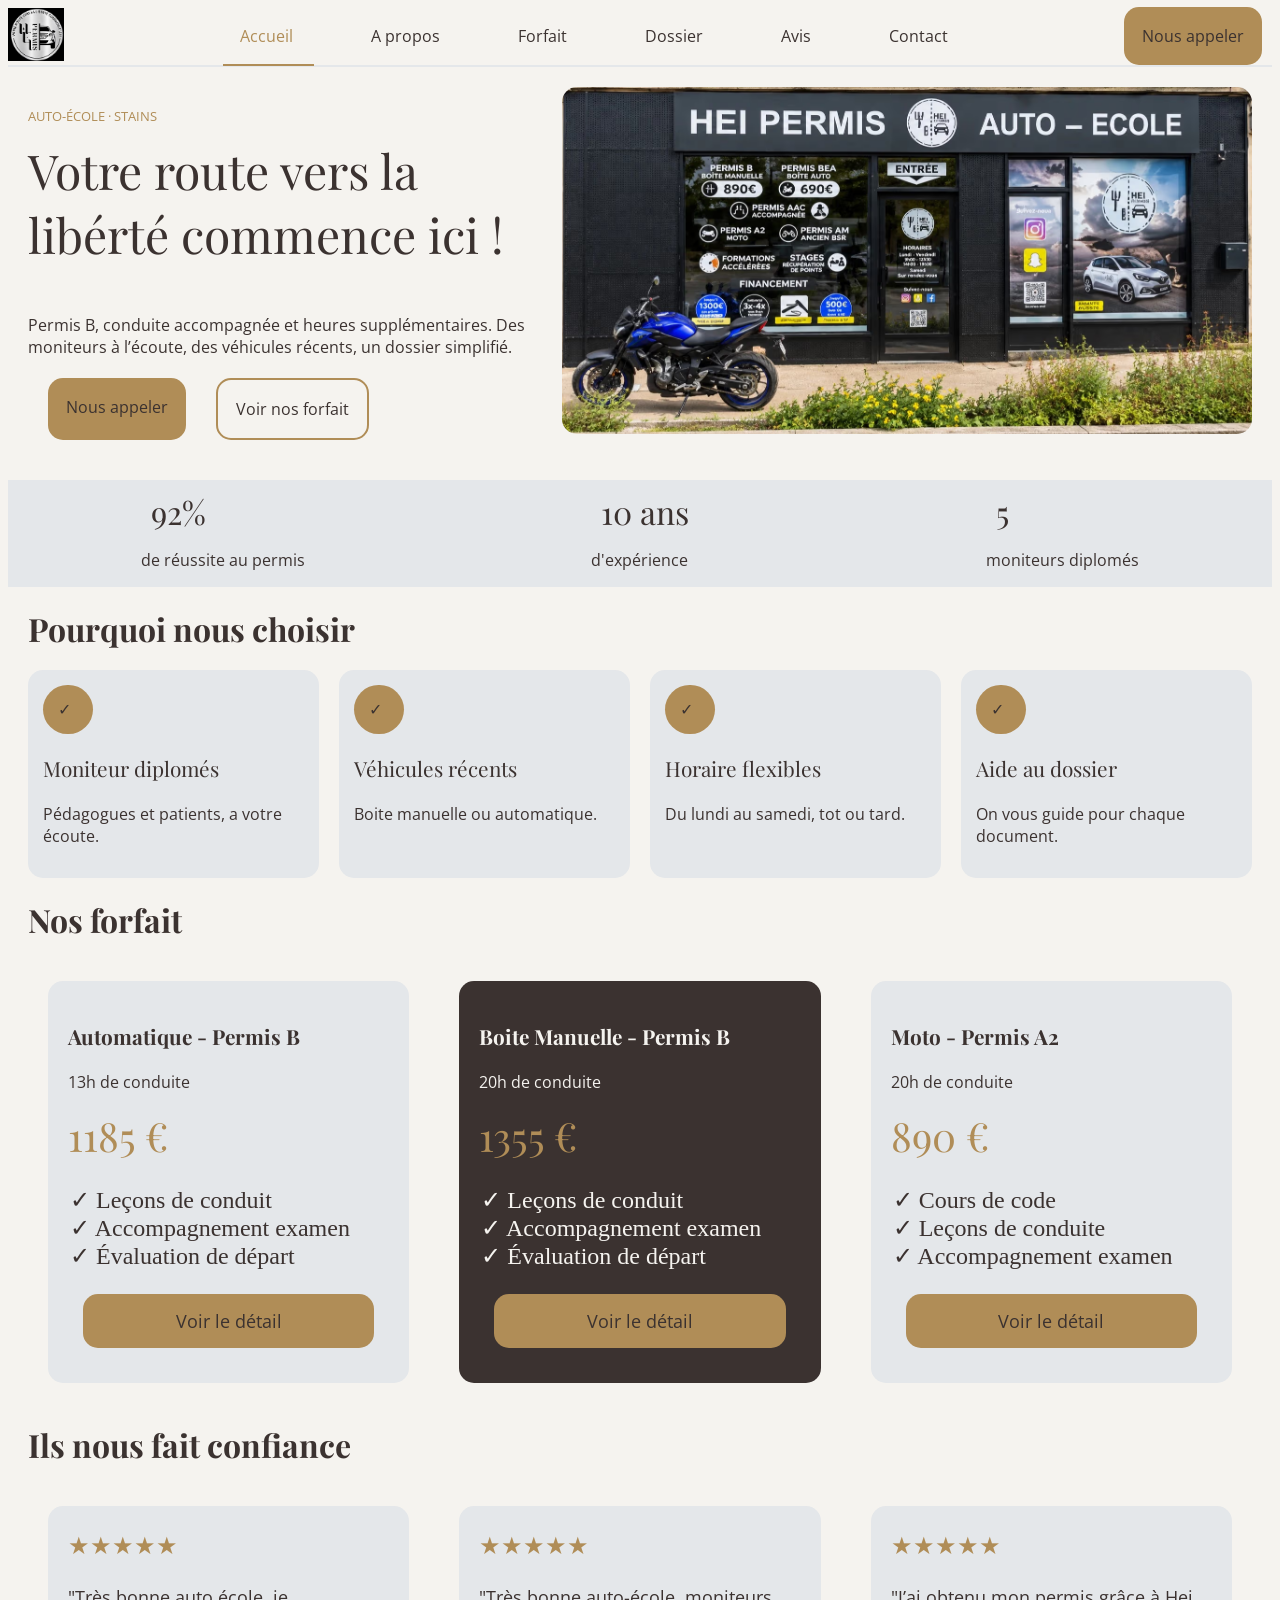
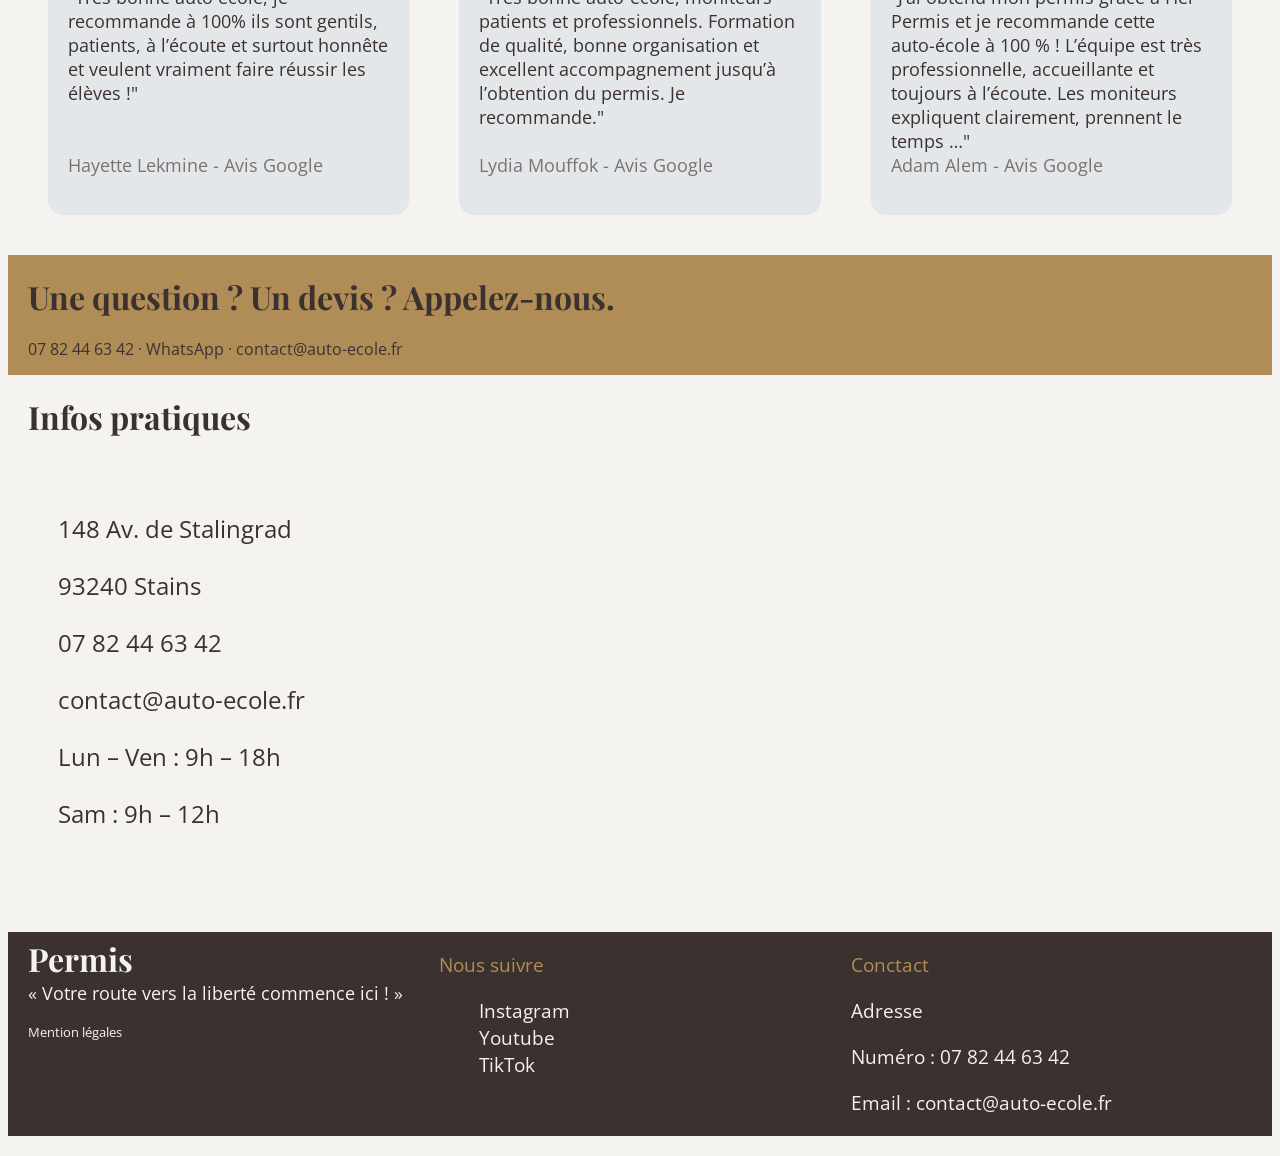
<file: index.html>
<!DOCTYPE html>

<html>
    <head>
        <meta charset="utf-8"/>
        <title>Accueil</title>
        <link href="Style.css" rel="stylesheet" />
        <link rel="preconnect" href="https://fonts.googleapis.com">
        <link rel="preconnect" href="https://fonts.gstatic.com" crossorigin>
        <link href="https://fonts.googleapis.com/css2?family=Google+Sans+Flex&family=Manrope:wght@200..800&family=Montserrat:ital,wght@0,100..900;1,100..900&family=Open+Sans:ital,wght@0,300..800;1,300..800&family=Playfair+Display:ital,wght@0,400..900;1,400..900&display=swap" rel="stylesheet">
        <meta name="viewport" content="width=device-width, initial-scale=1">
        <link rel="preconnect" href="https://fonts.googleapis.com">
        <link rel="preconnect" href="https://fonts.gstatic.com" crossorigin>
        <link href="https://fonts.googleapis.com/css2?family=Google+Sans+Flex&family=Manrope:wght@200..800&family=Montserrat:ital,wght@0,100..900;1,100..900&family=Open+Sans:ital,wght@0,300..800;1,300..800&family=Playfair+Display:ital,wght@0,400..900;1,400..900&display=swap" rel="stylesheet">
    </head>
    <body>
        <!-- Navigateur --->
        <header>
            <nav>
                <div class="logo" >
                 <a href="index.html">
                      <img src="logo.PNG" title="logo" alt="logo Auto école hei" class="l1"/>
                 </a>
                </div>
                <button id="burger" aria-label="Menu">
                    <span></span>
                    <span></span>
                    <span></span>
                </button>

                <div class="p2" id="menu">
                    <a  href="index.html" class="b1">
                     Accueil
                    </a>
                    <a href="a propos.html" class="b2">
                        A propos
                    </a>
                    <a href="forfait.html" class="b2">
                        Forfait
                     </a>
                    <a href="dossier.html" class="b2">
                     Dossier
                    </a>
                    <a href="avis.html" class="b2">
                     Avis
                    </a>
                    <a href="conctact.html" class="b2">
                      Contact
                    </a>
                </div>
                <div class="p3">
                    <a href="tel: +33782446342" class="b3">
                     Nous appeler
                    </a>

                </div>

             </nav>
        </header>

        <!-- Section1 -->
        <main class="main1">
            <section class="section1">
                <div>
                    <p class="T1">
                        AUTO-ÉCOLE · STAINS
                    </p>
                    <p class="T2">
                        Votre route vers la libérté commence ici !
                    </p>
                    <p class="T3">
                        Permis B, conduite accompagnée et heures supplémentaires. Des moniteurs à l’écoute, des véhicules récents, un dossier simplifié.
                    </p>
                    <div class="S1">
                        <a href="tel: +33782446342" class="T4">
                            Nous appeler
                        </a>
                        <a href="forfait.html" class="T5">
                            Voir nos forfait
                        </a>
                    </div>
                </div>
                <div>
                    <a>
                        <img src="auto-ecole.PNG" title="AUTO-ÉCOLE hei" alt="Photo de l'auto AUTO-ÉCOLE hei" class="img1"/>
                    </a>
                </div>

            </section>


        </main>
        <!--section 2-->

        <section class="section2">
            <div>
                <p class="T6">
                    92%
                </p>
                <p class="T7">
                    de réussite au permis
                </P>
            </div>
            <div>
                <p class="T6">
                    10 ans
                </p>
                <p class="T7">
                    d'expérience
                </p>
            </div>
            <div>
                <p class="T6">
                    5
                </p>
                <p class="T7">
                    moniteurs diplomés
                </p>
            </div>

        </section>
        <!-- section 3-->
        <section>
            <h2 class="TT3">
                Pourquoi nous choisir
            </h2>
            <div class="section3">
                
                <div class="B1">
                    <a class="logo2">
                        ✓
                    </a>
                    <p class="T8">
                        Moniteur diplomés
                    </p>
                    <p class="T9">
                      Pédagogues et patients, a votre écoute.
                    </p>
                </div>
                <div class="B1">
                    <a class="logo2">
                        ✓
                    </a>
                    <p class="T8">
                       Véhicules récents
                    </p>
                    <p class="T9">
                     Boite manuelle ou automatique.
                    </p>
                </div>
                
                <div class="B1">
                    <a class="logo2">
                        ✓
                    </a>
                    <p class="T8">
                        Horaire flexibles 
                    </p>
                    <p class="T9">
                     Du lundi au samedi, tot ou tard.
                    </p>
                </div>
                <div class="B1">
                    <a class="logo2">
                        ✓
                    </a>
                    <p class="T8">
                        Aide au dossier
                    </p>
                    <p class="T9">
                     On vous guide pour chaque document.
                    </p>
                </div>

            </div>
        </section>

        <section>
            <h2 class="TT8">
                Nos forfait
            </h2>
            <div class="section4">
                <div class="p7">
                    <h3 class="T11">
                        Automatique - Permis B
                    </h3>
                    <p class="T12">
                        13h de conduite
                    </p>
                    <p class="T13">
                        1185 €
                    </p>
                    <p>
                        <ul class="liste1">
                            <li >
                                ✓ Leçons de conduit
                            </li>
                            <li>
                                ✓ Accompagnement examen
                            </li>
                            <li>
                                ✓ Évaluation de départ
                            </li>
                        </ul>
                    </p>
                    <a href="forfait.html" class="Bouton1">
                        Voir le détail
                    </a>
                </div>
                <div class="p8">
                    <h3 class="tt1">
                        Boite Manuelle  - Permis B
                    </h3>
                    <p class="tt2">
                        20h de conduite
                    </p>
                    <p class="T13">
                        1355 €
                    </p>
                    <p>
                        <ul class="liste2">
                            <li>
                                ✓ Leçons de conduit
                            </li>
                            <li>
                             ✓ Accompagnement examen
                            </li>
                            <li>
                                ✓ Évaluation de départ
                            </li>
                        </ul>
                    </p>
                    <a href="forfait.html" class="Bout">
                        Voir le détail
                    </a>
                </div>
                <div class="p7">
                    <h3 class="T11">
                        Moto - Permis A2
                    </h3>
                    <p class="T12">
                        20h de conduite
                    </p>
                    <p class="T13">
                        890 €
                    </p>
                    <p>
                     <ul class="liste1">
                        <li>
                            ✓ Cours de code
                        </li>
                        <li>
                            ✓ Leçons de conduite
                        </li>
                        <li>
                            ✓ Accompagnement examen
                        </li>
                    </ul>
                    </p>
                    <a href="forfait.html" class="Bouton1">
                     Voir le détail
                    </a>
                </div>
            </div>
        </section>
        <section>
            <h2 class="T14">
                Ils nous fait confiance
            </h2>
            <div class="section5">
                <div class="ST1">
                    <p class="etoile">
                        ★★★★★
                    </p>
                    <p class="T15">
                        "Très bonne auto école, je recommande à 100% ils sont gentils, patients, à l’écoute et surtout honnête et veulent vraiment faire réussir les élèves !"
                    </p>
                    <p class="T16">
                        Hayette Lekmine - Avis Google
                    </p>
                </div>
                <div class="ST1">
                    <p class="etoile">
                        ★★★★★
                    </p>
                    <p class="T15">
                        "Très bonne auto-école, moniteurs patients et professionnels. Formation de qualité, bonne organisation et excellent accompagnement jusqu’à l’obtention du permis. Je recommande."
                    </p>
                    <p class="T16">
                        Lydia Mouffok - Avis Google
                    </p>
                </div>
                <div class="ST1">
                    <p class="etoile">
                        ★★★★★
                    </p>
                    <p class="T15">
                        "J’ai obtenu mon permis grâce à Hei Permis et je recommande cette auto-école à 100 % ! L’équipe est très professionnelle, accueillante et toujours à l’écoute. Les moniteurs expliquent clairement, prennent le temps …"
                    </p>
                    <p class="T16">
                        Adam Alem - Avis Google
                    </p>
                </div>
            </div>

        </section>
        <section class="section6">
            <h2 class="T17">
                Une question ? Un devis ? Appelez-nous.
            </h2>
            <p class="T18">
                07 82 44 63 42 · WhatsApp · contact@auto-ecole.fr
            </p>
        </section>
        <section>
            <h2 class="T19">
                Infos pratiques
            </h2>
            <div class="section7">
                <div class="TT19">
                    <p class="TT20">
                        148 Av. de Stalingrad
                    </p>
                    <p class="TT20">
                        93240 Stains
                    </p>
                    <p class="TT20">
                        07 82 44 63 42
                    </p>
                    <p class="TT20"> 
                        contact@auto-ecole.fr
                    </p>
                    <p class="TT20">
                        Lun – Ven : 9h – 18h
                    </p>
                    <p class="TT20">
                        Sam : 9h – 12h
                    </p>
                </div>
                <div>
                    <a class="chiche">
                        <iframe src="https://www.google.com/maps/embed?pb=!1m18!1m12!1m3!1d2620.100038569748!2d2.3857431116045857!3d48.951580971225376!2m3!1f0!2f0!3f0!3m2!1i1024!2i768!4f13.1!3m3!1m2!1s0x47e66b53bf5720fb%3A0x76e69d4cac1fa4a2!2sHEI%20PERMIS%20AUTO%20ECOLE!5e0!3m2!1sfr!2sfr!4v1793480374522!5m2!1sfr!2sfr" width="600" height="450" style="border:0;" allowfullscreen="" loading="lazy" referrerpolicy="strict-origin-when-cross-origin"></iframe>
                    </a>
                </div>
            </div>

        </section>
        <footer>
            <section class="section8">
                <div>
                    <h2 class="T25">
                        Permis
                    </h2>
                    <p class="T26">
                        « Votre route vers la liberté commence ici ! »
                    </p>
                    <a href="mention.html" class="T27">
                        Mention légales
                    </a>
                </div>
                <div>
                    <p class="T28">
                        Nous suivre
                    </p>
                    <ul class="T29">
                        <li>
                            <a href="https://www.instagram.com/heipermis/" class="Z1">
                                Instagram
                            </a>
                        </li>
                        <li>
                            <a class="Z1">
                                Youtube
                            </a>
                        </li>
                        <li>
                            <a href="https://www.tiktok.com/@hei.permis" class="Z1">
                                TikTok
                            </a>
                        </li>
                    </ul>
                </div>
                <div>
                    <p class="T28">
                        Conctact
                    </p>
                    <p>
                        <a href="https://www.google.com/maps/dir//HEI+PERMIS+AUTO+ECOLE,+148+Av.+de+Stalingrad,+93240+Stains/@48.9514351,2.3879886,19z/data=!4m17!1m7!3m6!1s0x47e66b53bf5720fb:0x76e69d4cac1fa4a2!2sHEI+PERMIS+AUTO+ECOLE!8m2!3d48.951581!4d2.3883234!16s%2Fg%2F11lyx0sh_w!4m8!1m0!1m5!1m1!1s0x47e66b53bf5720fb:0x76e69d4cac1fa4a2!2m2!1d2.3883753!2d48.9515886!3e3?entry=ttu&g_ep=EgoyMDI2MTAxMy4wIKXMDSoASAFQAw%3D%3D" class="Z1">
                            Adresse
                        </a>
                    </p>
                    <p class="Z2">
                        Numéro : 07 82 44 63 42
                    </p>
                    <p class="Z2">
                        Email : contact@auto-ecole.fr
                    </p>
                </div>
            </section>
        </footer>



        <script src="sript.js"></script>
    </body>





</html>
</file>
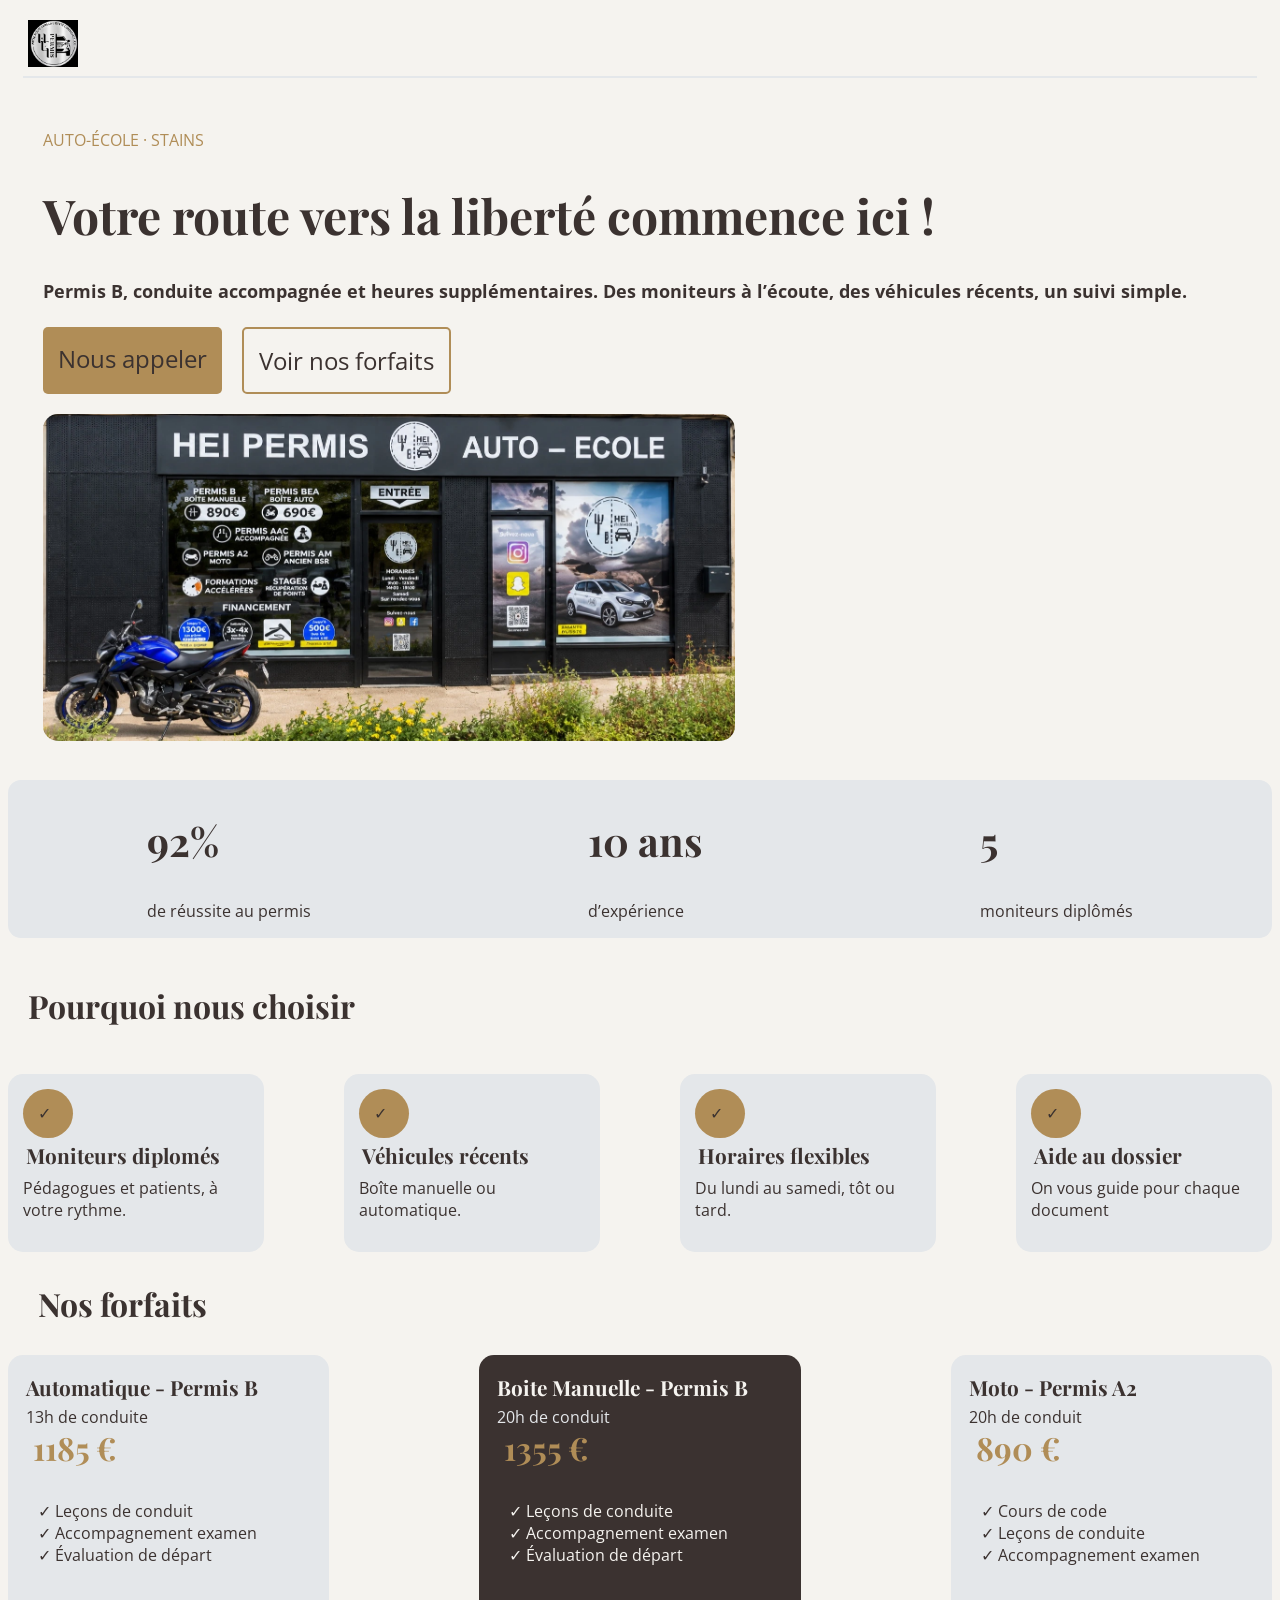
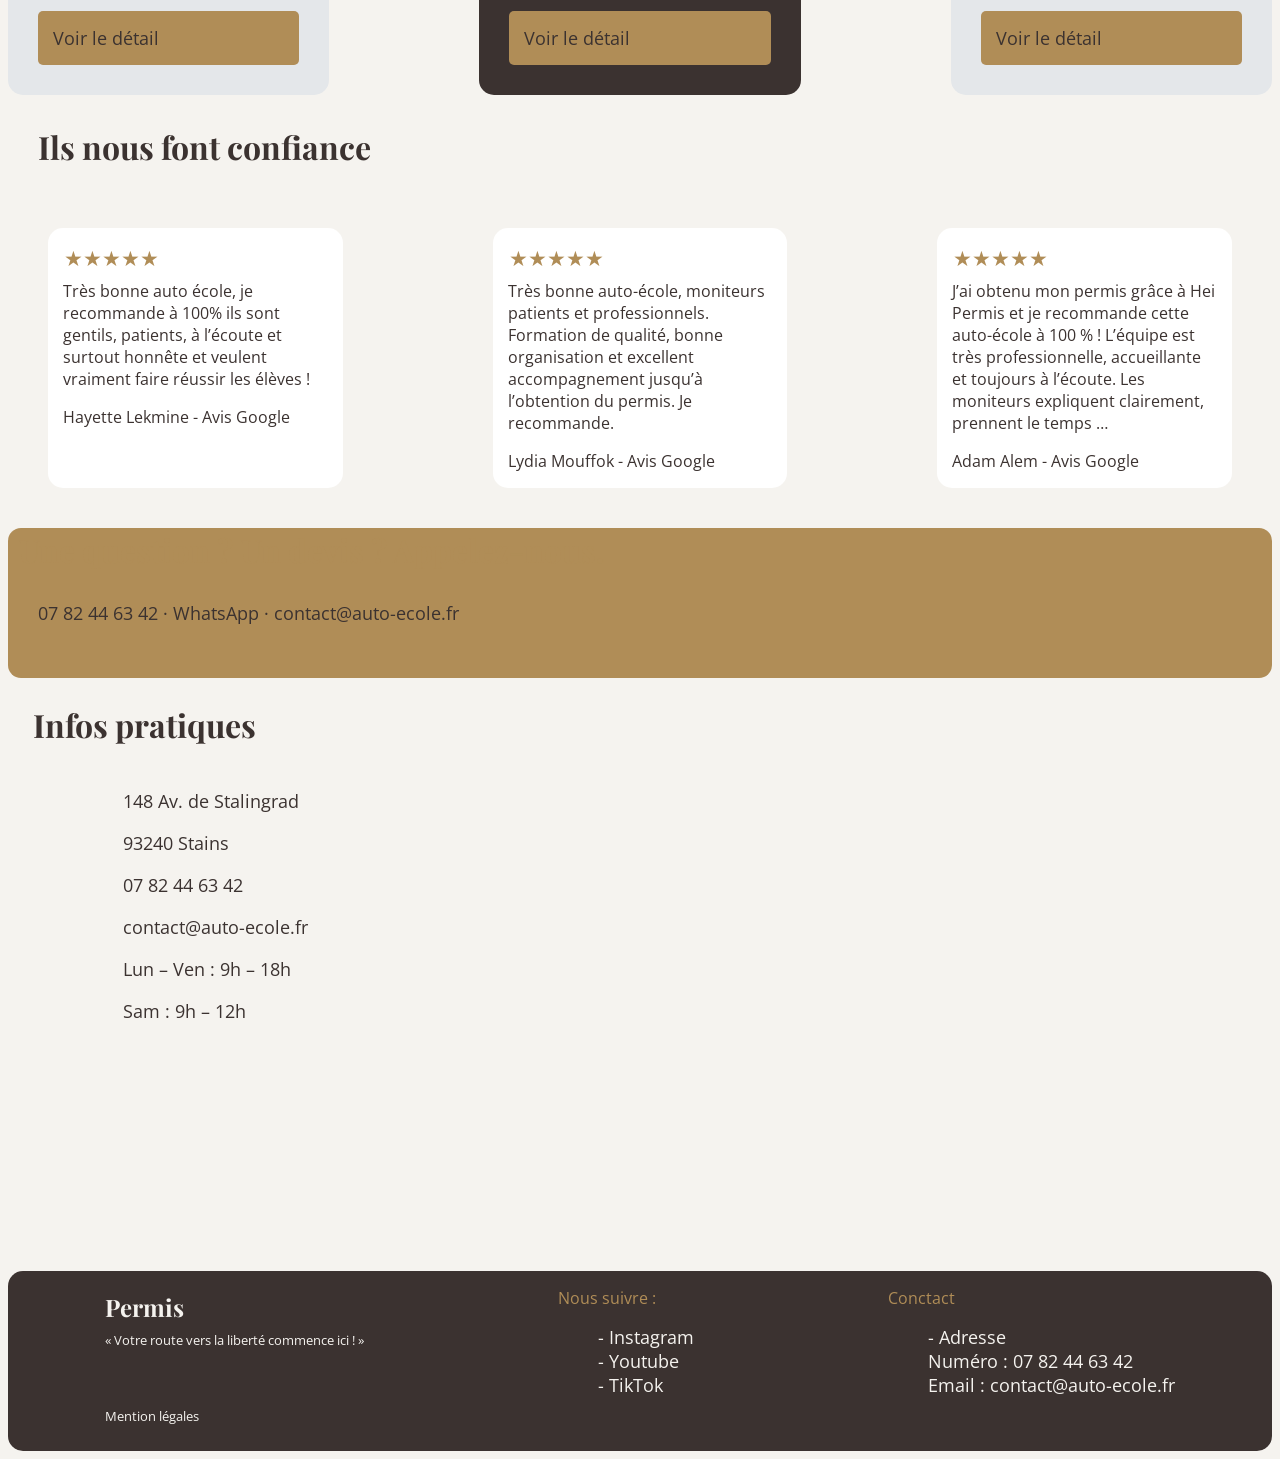
<file: accueil.html>
<!DOCTYPE html>

<html lang="fr">
    <head>
        <meta charset="utf-8"/>
        <title>Accueil</title>
        <link rel="stylesheet" href="Css.css"/>
        <link rel="preconnect" href="https://fonts.googleapis.com">
        <link rel="preconnect" href="https://fonts.gstatic.com" crossorigin>
        <link href="https://fonts.googleapis.com/css2?family=Google+Sans+Flex&family=Manrope:wght@200..800&family=Montserrat:ital,wght@0,100..900;1,100..900&family=Open+Sans:ital,wght@0,300..800;1,300..800&family=Playfair+Display:ital,wght@0,400..900;1,400..900&display=swap" rel="stylesheet">
        <link rel="preconnect" href="https://fonts.googleapis.com">
        <link rel="preconnect" href="https://fonts.gstatic.com" crossorigin>
        <link href="https://fonts.googleapis.com/css2?family=Google+Sans+Flex&family=Manrope:wght@200..800&family=Montserrat:ital,wght@0,100..900;1,100..900&family=Open+Sans:ital,wght@0,300..800;1,300..800&family=Playfair+Display:ital,wght@0,400..900;1,400..900&display=swap" rel="stylesheet">
        <link rel="preconnect" href="https://fonts.googleapis.com">
        <link rel="preconnect" href="https://fonts.gstatic.com" crossorigin>
        <link href="https://fonts.googleapis.com/css2?family=Google+Sans+Flex&family=Manrope:wght@200..800&family=Montserrat:ital,wght@0,100..900;1,100..900&family=Open+Sans:ital,wght@0,300..800;1,300..800&family=Playfair+Display:ital,wght@0,400..900;1,400..900&display=swap" rel="stylesheet">
    </head>

    <body>

        <header>
            <nav>
                <div class="Conteneur1">
                    <a href="accueil.html"  >
                        <img src="logo.PNG" alt="logo" title="Accueil" class="Bouton1" />
                    </a>
                </div>

                <div class="Conteneur2" >
                    <a href="accueil.html" class="Bouton3">
                      Accueil
                    </a>

                    <a href="A propo.html" class="Bouton2">
                      A propos
                    </a>

                    <a href="Forfait.html" class="Bouton2">
                     Forfait
                    </a>

                    <a href="Avis.html" class="Bouton2">
                        Avis
                    </a>

                    <a href="Conctacte.html" class="Bouton2">
                        Contact
                    </a>
                    <a href="Dossier.html" class="Bouton2"> 
                        Dossier
                    </a>
                </div>
                
                <div class="Conteneur3">
                  <a href="tel:+33782446342" class="Bouton">
                      Nous appeler
                    </a>
                </div>


            </nav>

        </header>


        <main class="main1">

            <div>
                <p class="Nom">
                    AUTO-ÉCOLE · STAINS
                </p>
                <h1 class="Titre">
                    Votre route vers la liberté commence ici !
                </h1>
                <h4 class="Text">
                    Permis B, conduite accompagnée et heures supplémentaires. 
                    Des moniteurs à l’écoute, des véhicules récents, un suivi simple. 
                </h4>

                <div class="Bouton5">
                    <a href="tel:+33782446342" class="Bout">
                        Nous appeler
                    </a>
                    <a  href="Forfait.html" class="Forfait">
                        Voir nos forfaits
                    </a>

                </div>



            </div>

            <div>
                <a>
                    <img src="auto ecole.PNG" alt="AUTO-ÉCOLE" title="AUTO-ÉCOLE" class="AUTO-ÉCOLE"/>
                </a>


            </div>

        </main>

        <section class="section1">
            <div>
                <h2 class="A">
                    92%
                </h2>
                <p class="B">
                    de réussite au permis
                </p>
                
            </div>
            <div>
                <h2 class="A">
                    10 ans
                </h2>
                <p class="B">
                    d’expérience
                </p>
            </div>
            <div>
                <h2 class="A">
                    5
                </h2>
                <p class="B">
                    moniteurs diplômés
                </p>
            </div>

        </section>

        <section>
            <h2 class="titre2">
                Pourquoi nous choisir
            </h2>

            <div class="section2">
                <div class="A1">
                    <a class="A2">
                        ✓ 
                    </a>
                    <h3 class="titre3">
                        Moniteurs diplomés
                    </h3>
                    <p class="B2">
                        Pédagogues et patients, à votre rythme.
                    </p>
                </div>
                <div class="A1">
                    <a class="A2">
                        ✓ 
                    </a>
                    <h3 class="titre3">
                        Véhicules récents
                    </h3>
                    <p class="B2">
                        Boîte manuelle ou automatique.
                    </p>

                </div>
                <div class="A1">
                    <a class="A2">
                        ✓ 
                    </a>
                    <h3 class="titre3">
                        Horaires flexibles
                    </h3>
                    <p class="B2">
                        Du lundi au samedi, tôt ou tard.
                    </p>

                </div>
                <div class="A1">
                    <a class="A2">
                        ✓ 
                    </a>
                    <h3 class="titre3">
                        Aide au dossier
                    </h3>
                    <p class="B2">
                        On vous guide pour chaque document
                    </p>

                </div>


            </div>


        </section>

        <section>
            <h2 class="Titre10">
                Nos forfaits
            </h2>
            <div class="section3">
                
                <div class="D1">
                    <h3 class="T4">
                        Automatique - Permis B 
                    </h3>
                    <p class="P2">
                        13h de conduite
                    </p>
                    <h2 class="Titre8">
                        1185 €
                    </h2>
                    <ul class="list1">
                        <li>
                            ✓ Leçons de conduit
                        </li>
                        <li>
                            ✓ Accompagnement examen
                        </li>
                        <li>
                            ✓ Évaluation de départ
                        </li>
                    </ul>
                    <a href="Forfait.html" class="Bouton7">
                        Voir le détail
                    </a>
                </div>
                <div class="D2">
                    <h3 class="T3">
                        Boite Manuelle - Permis B 
                    </h3>
                    <p class="P1">
                        20h de conduit
                    </p>
                    <h2 class="Titre8">
                        1355 €
                    </h2>
                    <ul class="liste2">
                        <li>
                            ✓ Leçons de conduite
                        </li>
                        <li>
                            ✓ Accompagnement examen
                        </li>
                        <li>
                            ✓ Évaluation de départ
                        </li>
                    </ul>
                    <a href="Forfait.html" class="Bouton7">
                        Voir le détail
                    </a>
                    
                </div>
                <div class="D1">
                    <h3 class="T4">
                        Moto - Permis A2
                    </h3>
                    <p class="P2">
                        20h de conduit
                    </p>
                    <h2 class="Titre8">
                        890 €
                    </h2>
                    <ul class="list1">
                        <li>
                            ✓ Cours de code
                        </li>
                        <li>
                            ✓ Leçons de conduite
                        </li>
                        <li>
                            ✓ Accompagnement examen
                        </li>
                    </ul>
                    <a href="Forfait.html" class="Bouton7">
                        Voir le détail
                    </a>
                </div>

            </div>

        </section>

        <section>
                <h2 class="Titre9">
                    Ils nous font confiance
                </h2>
                <div class="section4">
                    <div class="Note">
                        <p class="étoile">
                            ★★★★★
                        </p>
                        <p class="Y">
                            Très bonne auto école, je recommande à 100% ils sont gentils, patients, à l’écoute et surtout honnête et veulent vraiment faire réussir les élèves !
                        </p>
                        <p class="X">
                            Hayette Lekmine - Avis Google
                        </p>
                    </div>
                    <div class="Note">
                        <p class="étoile">
                            ★★★★★
                        </p>
                        <p class="Y">
                            Très bonne auto-école, moniteurs patients et professionnels. Formation de qualité, bonne organisation et excellent accompagnement jusqu’à l’obtention du permis. Je recommande.
                        </p>
                        <p class="X">
                            Lydia Mouffok - Avis Google
                        </p>
                    </div>
                    <div class="Note">
                        <p class="étoile">
                            ★★★★★
                        </p>
                        <p class="Y">
                            J’ai obtenu mon permis grâce à Hei Permis et je recommande cette auto-école à 100 % ! L’équipe est très professionnelle, accueillante et toujours à l’écoute. Les moniteurs expliquent clairement, prennent le temps … 
                        </p>
                        <p class="X">
                            Adam Alem - Avis Google
                        </p>
                    </div>


            </div>

        </section>
        <section>
            <div class="section5">
                <h2 class="Titre8">
                    Une question ? Un devis ? Appelez-nous.
                </h2>
                <p class="U">
                    07 82 44 63 42 ·  WhatsApp  ·  contact@auto-ecole.fr
                </p>
            </div>
        </section>
        <section>
           <h2 class="Titre88">
                Infos pratiques
            </h2>
            <div class="section6">
                <div class="Infos">
                    <p>
                        148 Av. de Stalingrad
                    </p>
                    <p>
                      93240 Stains
                    </p>
                    <p>
                     07 82 44 63 42
                    </p>
                    <p>
                     contact@auto-ecole.fr
                    </p>
                    <p>
                     Lun – Ven : 9h – 18h
                    </p>
                    <p>
                     Sam : 9h – 12h
                    </p>
                </div>
                <div>
                    <iframe  src="https://www.google.com/maps/embed?pb=!1m18!1m12!1m3!1d655.0269252131363!2d2.3879885782799657!3d48.9514350670848!2m3!1f0!2f0!3f0!3m2!1i1024!2i768!4f13.1!3m3!1m2!1s0x47e66b53bf5720fb%3A0x76e69d4cac1fa4a2!2sHEI%20PERMIS%20AUTO%20ECOLE!5e0!3m2!1sfr!2sfr!4v1792613343006!5m2!1sfr!2sfr" width="600" height="450" style="border:0;" allowfullscreen="" loading="lazy" referrerpolicy="strict-origin-when-cross-origin" >  </iframe>
                </div>
             

            </div>
        </section>

        <footer>
            <div>
                <h2 class="T8">
                    Permis
                </h2>
                <p class="A90">
                    « Votre route vers la liberté commence ici ! »
                </p>
                <p>
                    <a class="Mention-légal">
                        Mention légales
                    </a>
                </p>
            </div>
            <div>
                <p class="T10">
                    Nous suivre :
                </p>
                <ul class="L2">
                    <li class="DZ">
                        <a href="https://www.instagram.com/heipermis/" class="lien">
                        - Instagram
                        </a>
                    </li>
                    <li class="DZ">
                        <a class="lien">
                            - Youtube
                        </a>
                    </li>
                    <li class="DZ">
                        <a href="https://www.tiktok.com/@hei.permis" class="lien">
                           - TikTok
                        </a>
                    </li>
                </ul>
   
            </div>
            <div>
                <p class="T10">
                    Conctact
                </p>
                <ul class="L2">
                    <li class="DZ">
                        <a href="https://www.google.com/maps/dir//HEI+PERMIS+AUTO+ECOLE,+148+Av.+de+Stalingrad,+93240+Stains/@48.9514351,2.3879886,19z/data=!4m17!1m7!3m6!1s0x47e66b53bf5720fb:0x76e69d4cac1fa4a2!2sHEI+PERMIS+AUTO+ECOLE!8m2!3d48.951581!4d2.3883234!16s%2Fg%2F11lyx0sh_w!4m8!1m0!1m5!1m1!1s0x47e66b53bf5720fb:0x76e69d4cac1fa4a2!2m2!1d2.3883753!2d48.9515886!3e3?entry=ttu&g_ep=EgoyMDI2MTAxMy4wIKXMDSoASAFQAw%3D%3D" class="lien">
                        - Adresse
                        </a>
                    </li>
                    <li class="DZ">
                        Numéro : 07 82 44 63 42
                    </li>
                    <li class="DZ">
                        Email : contact@auto-ecole.fr
                    </li>
                </ul>
   
            </div>
            

        </footer>
            
    </body>

</html>
</file>
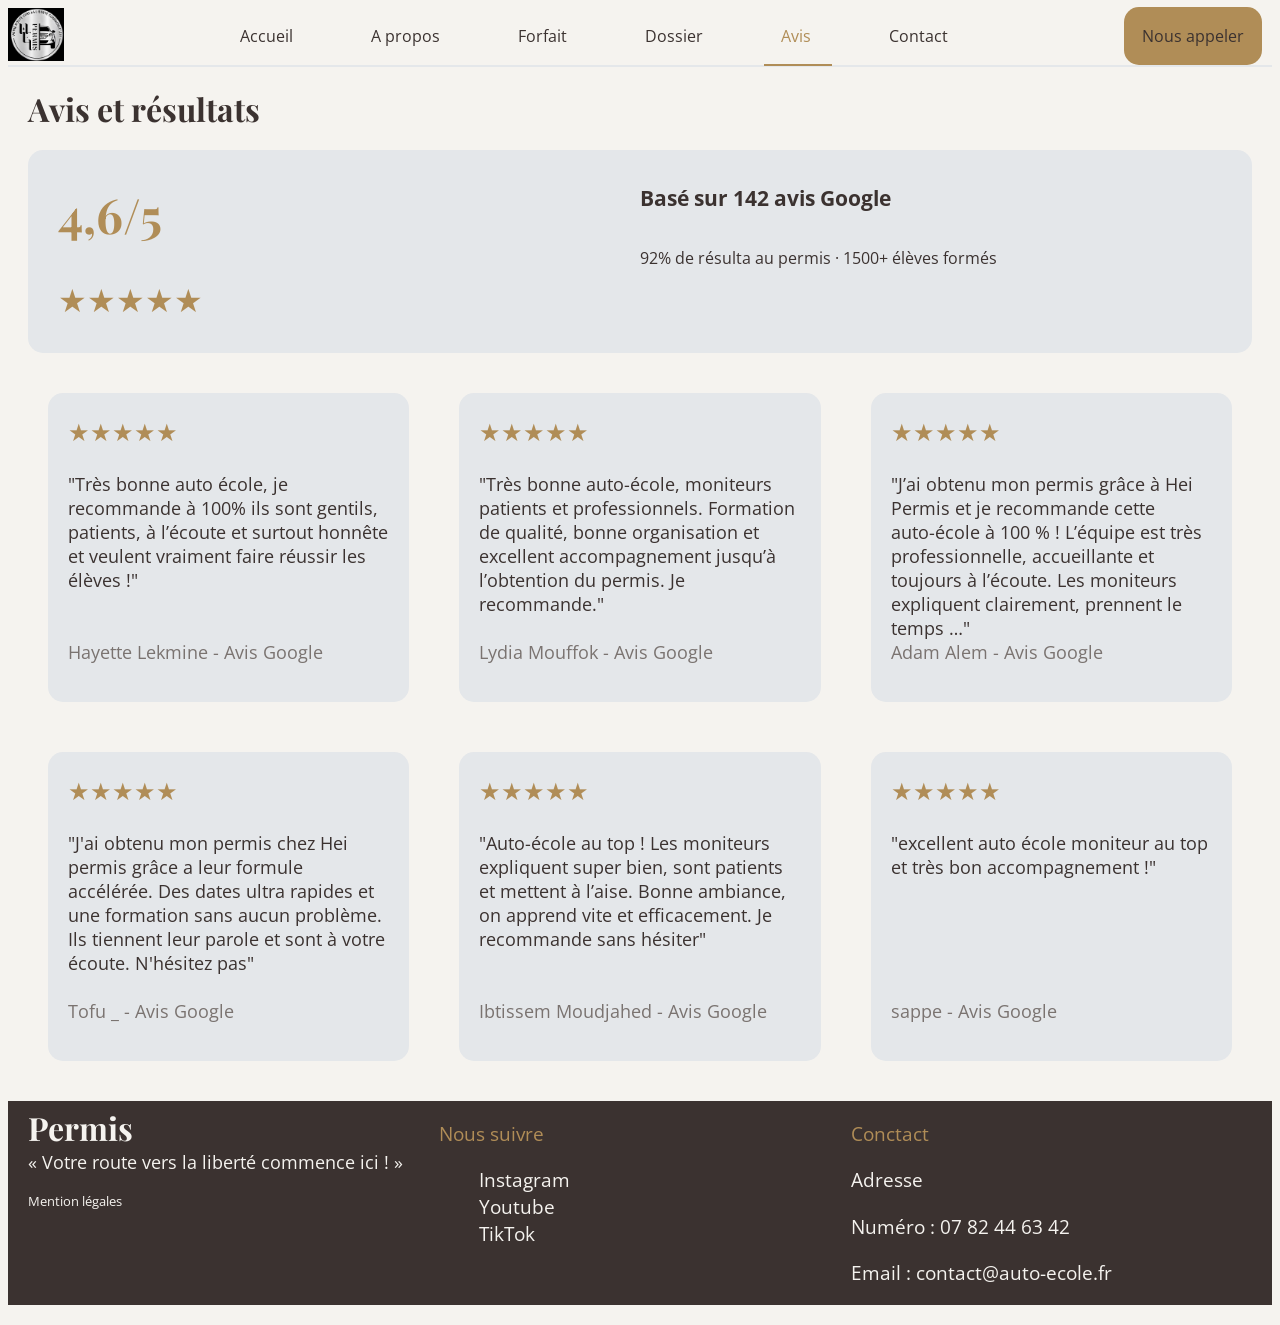
<file: avis.html>
<!DOCTYPE html>

<html>
    <head>
        <meta charset="utf-8"/>
        <title>Accueil</title>
        <link href="Style.css" rel="stylesheet" />
        <link rel="preconnect" href="https://fonts.googleapis.com">
        <link rel="preconnect" href="https://fonts.gstatic.com" crossorigin>
        <link href="https://fonts.googleapis.com/css2?family=Google+Sans+Flex&family=Manrope:wght@200..800&family=Montserrat:ital,wght@0,100..900;1,100..900&family=Open+Sans:ital,wght@0,300..800;1,300..800&family=Playfair+Display:ital,wght@0,400..900;1,400..900&display=swap" rel="stylesheet">
        <meta name="viewport" content="width=device-width, initial-scale=1">
        <link rel="preconnect" href="https://fonts.googleapis.com">
        <link rel="preconnect" href="https://fonts.gstatic.com" crossorigin>
        <link href="https://fonts.googleapis.com/css2?family=Google+Sans+Flex&family=Manrope:wght@200..800&family=Montserrat:ital,wght@0,100..900;1,100..900&family=Open+Sans:ital,wght@0,300..800;1,300..800&family=Playfair+Display:ital,wght@0,400..900;1,400..900&display=swap" rel="stylesheet">
    </head>
    <body>
        <!-- Navigateur --->
        <header>
            <nav>
                <div class="logo" >
                 <a href="index.html">
                      <img src="logo.PNG" title="logo" alt="logo Auto école hei" class="l1"/>
                 </a>
                </div>
                <button id="burger" aria-label="Menu">
                    <span></span>
                    <span></span>
                    <span></span>
                </button>

                <div class="p2" id="menu">
                    <a  href="index.html" class="b2">
                     Accueil
                    </a>
                    <a href="a propos.html" class="b2">
                        A propos
                    </a>
                    <a href="forfait.html" class="b2">
                        Forfait
                     </a>
                    <a href="dossier.html" class="b2">
                     Dossier
                    </a>
                    <a href="avis.html" class="b1">
                     Avis
                    </a>
                    <a href="conctact.html" class="b2">
                      Contact
                    </a>
                </div>
                <div class="p3">
                    <a href="tel: +33782446342" class="b3">
                     Nous appeler
                    </a>

                </div>

             </nav>
        </header>
<!- section 12-!>
        <main>
            <h2 class="T14">
                Avis et résultats
            </h2>
            <div class="section12">
                <div class="BB2">
                    <h1 class="AA1">
                        4,6/5
                    </h1>
                    <p class="AA2">
                        ★★★★★
                    </p>
                </div>
                <div>
                    <h5 class="AA3">
                        Basé sur 142 avis Google
                    </h5>
                    <p class="AA4">
                        92% de résulta au permis · 1500+ élèves formés
                    </p>
                </div>

            </div>
        </main>

        <!-- Section1 -->
        
        <section>
            <div class="section5">
                <div class="ST1">
                    <p class="etoile">
                        ★★★★★
                    </p>
                    <p class="T15">
                        "Très bonne auto école, je recommande à 100% ils sont gentils, patients, à l’écoute et surtout honnête et veulent vraiment faire réussir les élèves !"
                    </p>
                    <p class="T16">
                        Hayette Lekmine - Avis Google
                    </p>
                </div>
                <div class="ST1">
                    <p class="etoile">
                        ★★★★★
                    </p>
                    <p class="T15">
                        "Très bonne auto-école, moniteurs patients et professionnels. Formation de qualité, bonne organisation et excellent accompagnement jusqu’à l’obtention du permis. Je recommande."
                    </p>
                    <p class="T16">
                        Lydia Mouffok - Avis Google
                    </p>
                </div>
                <div class="ST1">
                    <p class="etoile">
                        ★★★★★
                    </p>
                    <p class="T15">
                        "J’ai obtenu mon permis grâce à Hei Permis et je recommande cette auto-école à 100 % ! L’équipe est très professionnelle, accueillante et toujours à l’écoute. Les moniteurs expliquent clairement, prennent le temps …"
                    </p>
                    <p class="T16">
                        Adam Alem - Avis Google
                    </p>
                </div>
            </div>
            <div class="section5">
                <div class="ST1">
                    <p class="etoile">
                        ★★★★★
                    </p>
                    <p class="T15">
                        "J'ai obtenu mon permis chez Hei permis grâce a leur formule accélérée. Des dates ultra rapides et une formation sans aucun problème. Ils tiennent leur parole et sont à votre écoute. N'hésitez pas"
                    </p>
                    <p class="T16">
                        Tofu _ - Avis Google
                    </p>
                </div>
                <div class="ST1">
                    <p class="etoile">
                        ★★★★★
                    </p>
                    <p class="T15">
                        "Auto-école au top ! Les moniteurs expliquent super bien, sont patients et mettent à l’aise. Bonne ambiance, on apprend vite et efficacement. Je recommande sans hésiter"
                    </p>
                    <p class="T16">
                        Ibtissem Moudjahed - Avis Google
                    </p>
                </div>
                <div class="ST1">
                    <p class="etoile">
                        ★★★★★
                    </p>
                    <p class="T15">
                        "excellent auto école moniteur au top et très bon accompagnement !"
                    </p>
                    <p class="T16">
                        sappe - Avis Google
                    </p>
                </div>
            </div>

        </section>
        
        <footer>
            <section class="section8">
                <div>
                    <h2 class="T25">
                        Permis
                    </h2>
                    <p class="T26">
                        « Votre route vers la liberté commence ici ! »
                    </p>
                    <a href="mention.html" class="T27">
                        Mention légales
                    </a>
                </div>
                <div>
                    <p class="T28">
                        Nous suivre
                    </p>
                    <ul class="T29">
                        <li>
                            <a href="https://www.instagram.com/heipermis/" class="Z1">
                                Instagram
                            </a>
                        </li>
                        <li>
                            <a class="Z1">
                                Youtube
                            </a>
                        </li>
                        <li>
                            <a href="https://www.tiktok.com/@hei.permis" class="Z1">
                                TikTok
                            </a>
                        </li>
                    </ul>
                </div>
                <div>
                    <p class="T28">
                        Conctact
                    </p>
                    <p>
                        <a href="https://www.google.com/maps/dir//HEI+PERMIS+AUTO+ECOLE,+148+Av.+de+Stalingrad,+93240+Stains/@48.9514351,2.3879886,19z/data=!4m17!1m7!3m6!1s0x47e66b53bf5720fb:0x76e69d4cac1fa4a2!2sHEI+PERMIS+AUTO+ECOLE!8m2!3d48.951581!4d2.3883234!16s%2Fg%2F11lyx0sh_w!4m8!1m0!1m5!1m1!1s0x47e66b53bf5720fb:0x76e69d4cac1fa4a2!2m2!1d2.3883753!2d48.9515886!3e3?entry=ttu&g_ep=EgoyMDI2MTAxMy4wIKXMDSoASAFQAw%3D%3D" class="Z1">
                            Adresse
                        </a>
                    </p>
                    <p class="Z2">
                        Numéro : 07 82 44 63 42
                    </p>
                    <p class="Z2">
                        Email : contact@auto-ecole.fr
                    </p>
                </div>
            </section>
        </footer>



        <script src="sript.js"></script>
    </body>





</html>
</file>
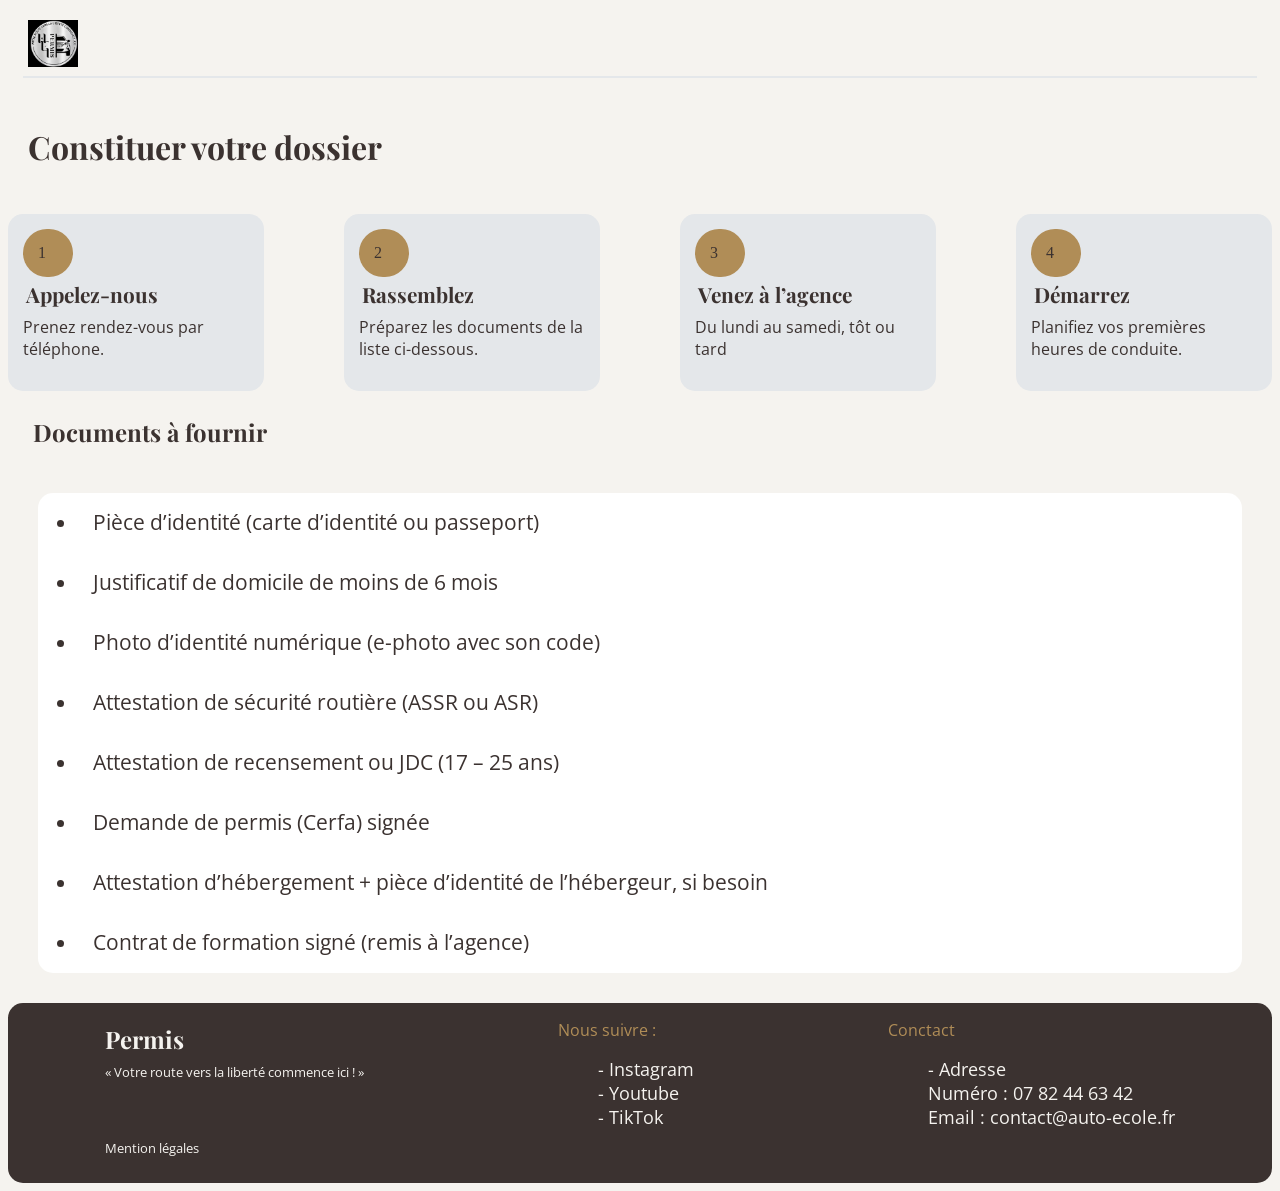
<file: Dossier.html>
<!DOCTYPE html>

<html lang="fr">
    <head>
        <meta charset="utf-8"/>
        <title>Accueil</title>
        <link rel="stylesheet" href="Css.css"/>
        <link rel="preconnect" href="https://fonts.googleapis.com">
        <link rel="preconnect" href="https://fonts.gstatic.com" crossorigin>
        <link href="https://fonts.googleapis.com/css2?family=Google+Sans+Flex&family=Manrope:wght@200..800&family=Montserrat:ital,wght@0,100..900;1,100..900&family=Open+Sans:ital,wght@0,300..800;1,300..800&family=Playfair+Display:ital,wght@0,400..900;1,400..900&display=swap" rel="stylesheet">


    </head>

    <body>

        <header>
            <nav>
                <div class="Conteneur1">
                    <a href="index.html"  >
                        <img src="logo.PNG" alt="logo" title="Accueil" class="Bouton1" />
                    </a>
                </div>

                <div class="Conteneur2" >
                    <a href="index.html" class="Bouton2">
                      Accueil
                    </a>

                    <a href="A propo.html" class="Bouton2">
                      A propos
                    </a>

                    <a href="Forfait.html" class="Bouton2">
                     Forfait
                    </a>

                    <a href="Avis.html" class="Bouton2">
                        Avis
                    </a>

                    <a href="Conctacte.html" class="Bouton2">
                        Contact
                    </a>
                    <a href="Dossier.html" class="Bouton3"> 
                        Dossier
                    </a>
                </div>
                
                <div class="Conteneur3">
                  <a href="tel:+33782446342" class="Bouton">
                      Nous appeler
                    </a>
                </div>


            </nav>

        </header>

        <main>
            <h2 class="titre2">
                Constituer votre dossier
            </h2>

            <div class="section2">
                <div class="A1">
                    <a class="A2">
                        1
                    </a>
                    <h3 class="titre3">
                        Appelez-nous
                    </h3>
                    <p class="B2">
                        Prenez rendez-vous par téléphone.
                    </p>
                </div>
                <div class="A1">
                    <a class="A2">
                        2
                    </a>
                    <h3 class="titre3">
                        Rassemblez
                    </h3>
                    <p class="B2">
                        Préparez les documents de la liste ci-dessous.
                    </p>

                </div>
                <div class="A1">
                    <a class="A2">
                        3
                    </a>
                    <h3 class="titre3">
                        Venez à l’agence
                    </h3>
                    <p class="B2">
                        Du lundi au samedi, tôt ou tard
                    </p>

                </div>
                <div class="A1">
                    <a class="A2">
                        4
                    </a>
                    <h3 class="titre3">
                        Démarrez
                    </h3>
                    <p class="B2">
                        Planifiez vos premières heures de conduite.
                    </p>

                </div>


            </div>


        </main>
        <section>
            <h2 class="TT5">
                Documents à fournir
            </h2>
            <div>
                <ul class="TT7">
                    <li class="TTT8">
                        Pièce d’identité (carte d’identité ou passeport)
                    </li>
                    <li class="TTT8">
                        Justificatif de domicile de moins de 6 mois
                    </li>
                    <li class="TTT8">
                        Photo d’identité numérique (e-photo avec son code)
                    </li>
                    <li class="TTT8">
                        Attestation de sécurité routière (ASSR ou ASR)
                    </li>
                    <li class="TTT8">
                        Attestation de recensement ou JDC (17 – 25 ans)
                    </li>
                    <li class="TTT8">
                        Demande de permis (Cerfa) signée
                    </li>
                    <li class="TTT8">
                        Attestation d’hébergement + pièce d’identité de l’hébergeur, si besoin
                    </li>
                    <li class="TTT8">
                        Contrat de formation signé (remis à l’agence)
                    </li>
                </ul>
            </div>
        </section>

                <footer>
            <div>
                <h2 class="T8">
                    Permis
                </h2>
                <p class="A90">
                    « Votre route vers la liberté commence ici ! »
                </p>
                <p>
                    <a class="Mention-légal">
                        Mention légales
                    </a>
                </p>
            </div>
            <div>
                <p class="T10">
                    Nous suivre :
                </p>
                <ul class="L2">
                    <li class="DZ">
                        <a href="https://www.instagram.com/heipermis/" class="lien">
                        - Instagram
                        </a>
                    </li>
                    <li class="DZ">
                        <a class="lien">
                            - Youtube
                        </a>
                    </li>
                    <li class="DZ">
                        <a href="https://www.tiktok.com/@hei.permis" class="lien">
                           - TikTok
                        </a>
                    </li>
                </ul>
   
            </div>
            <div>
                <p class="T10">
                    Conctact
                </p>
                <ul class="L2">
                    <li class="DZ">
                        <a href="https://www.google.com/maps/dir//HEI+PERMIS+AUTO+ECOLE,+148+Av.+de+Stalingrad,+93240+Stains/@48.9514351,2.3879886,19z/data=!4m17!1m7!3m6!1s0x47e66b53bf5720fb:0x76e69d4cac1fa4a2!2sHEI+PERMIS+AUTO+ECOLE!8m2!3d48.951581!4d2.3883234!16s%2Fg%2F11lyx0sh_w!4m8!1m0!1m5!1m1!1s0x47e66b53bf5720fb:0x76e69d4cac1fa4a2!2m2!1d2.3883753!2d48.9515886!3e3?entry=ttu&g_ep=EgoyMDI2MTAxMy4wIKXMDSoASAFQAw%3D%3D" class="lien">
                        - Adresse
                        </a>
                    </li>
                    <li class="DZ">
                        Numéro : 07 82 44 63 42
                    </li>
                    <li class="DZ">
                        Email : contact@auto-ecole.fr
                    </li>
                </ul>
   
            </div>
            

        </footer>


    </body>

</html>
</file>
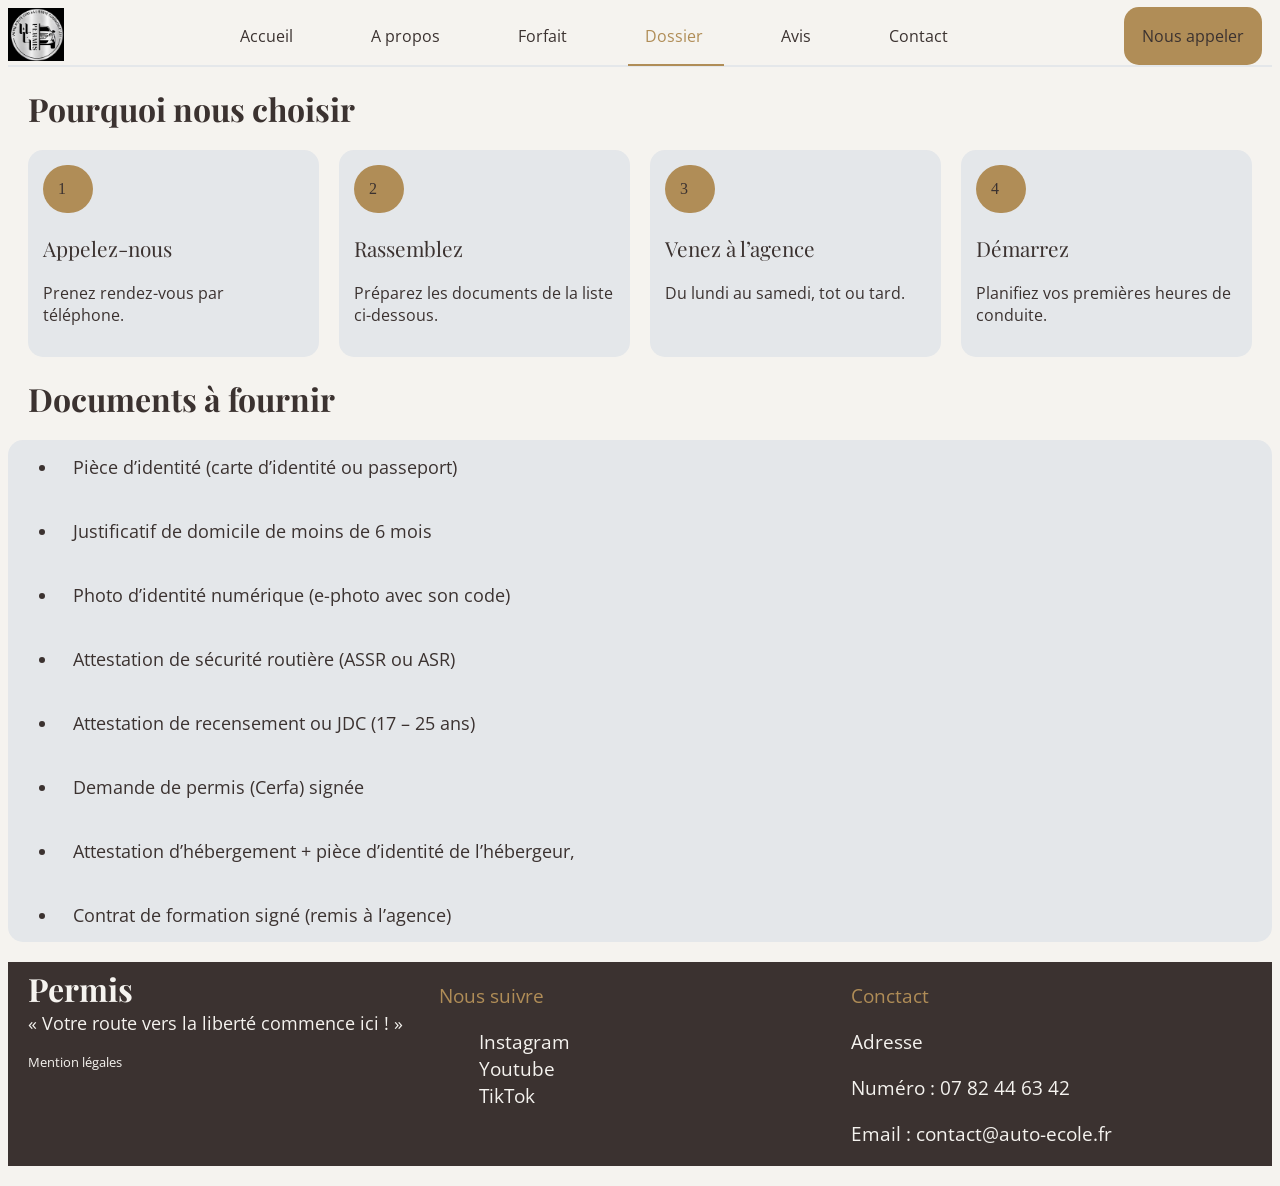
<file: dossier.html>
<!DOCTYPE html>

<html>
    <head>
        <meta charset="utf-8"/>
        <title>Accueil</title>
        <link href="Style.css" rel="stylesheet" />
        <link rel="preconnect" href="https://fonts.googleapis.com">
        <link rel="preconnect" href="https://fonts.gstatic.com" crossorigin>
        <link href="https://fonts.googleapis.com/css2?family=Google+Sans+Flex&family=Manrope:wght@200..800&family=Montserrat:ital,wght@0,100..900;1,100..900&family=Open+Sans:ital,wght@0,300..800;1,300..800&family=Playfair+Display:ital,wght@0,400..900;1,400..900&display=swap" rel="stylesheet">
        <meta name="viewport" content="width=device-width, initial-scale=1">
        <link rel="preconnect" href="https://fonts.googleapis.com">
        <link rel="preconnect" href="https://fonts.gstatic.com" crossorigin>
        <link href="https://fonts.googleapis.com/css2?family=Google+Sans+Flex&family=Manrope:wght@200..800&family=Montserrat:ital,wght@0,100..900;1,100..900&family=Open+Sans:ital,wght@0,300..800;1,300..800&family=Playfair+Display:ital,wght@0,400..900;1,400..900&display=swap" rel="stylesheet">
    </head>
    <body>
        <!-- Navigateur --->
        <header>
            <nav>
                <div class="logo" >
                 <a href="index.html">
                      <img src="logo.PNG" title="logo" alt="logo Auto école hei" class="l1"/>
                 </a>
                </div>
                <button id="burger" aria-label="Menu">
                    <span></span>
                    <span></span>
                    <span></span>
                </button>

                <div class="p2" id="menu">
                    <a  href="index.html" class="b2">
                     Accueil
                    </a>
                    <a href="a propos.html" class="b2">
                        A propos
                    </a>
                    <a href="forfait.html" class="b2">
                        Forfait
                     </a>
                    <a href="dossier.html" class="b1">
                     Dossier
                    </a>
                    <a href="avis.html" class="b2">
                     Avis
                    </a>
                    <a href="conctact.html" class="b2">
                      Contact
                    </a>
                </div>
                <div class="p3">
                    <a href="tel: +33782446342" class="b3">
                     Nous appeler
                    </a>

                </div>

             </nav>
        </header>

        <!-- section 3-->
        <main>
            <h2 class="TT3">
                Pourquoi nous choisir
            </h2>
            <div class="section3">
                
                <div class="B1">
                    <a class="logo2">
                        1
                    </a>
                    <p class="T8">
                        Appelez-nous
                    </p>
                    <p class="T99">
                        Prenez rendez-vous par téléphone.
                    </p>
                </div>
                <div class="B1">
                    <a class="logo2">
                        2
                    </a>
                    <p class="T8">
                        Rassemblez
                    </p>
                    <p class="T99">
                        Préparez les documents de la liste ci-dessous.
                    </p>
                </div>
                
                <div class="B1">
                    <a class="logo2">
                        3
                    </a>
                    <p class="T8">
                        Venez à l’agence
                    </p>
                    <p class="T99">
                     Du lundi au samedi, tot ou tard.
                    </p>
                </div>
                <div class="B1">
                    <a class="logo2">
                        4
                    </a>
                    <p class="T8">
                        Démarrez
                    </p>
                    <p class="T99">
                     Planifiez vos premières heures de conduite.
                    </p>
                </div>

            </div>
        </main>

    <!--section11-->

        <section>
            <h2 class="TT6">
                Documents à fournir
            </h2>
            <div>
                <ul class="liste10">
                    <li class="li12">
                        Pièce d’identité (carte d’identité ou passeport)
                    </li>
                    <li class="li12">
                        Justificatif de domicile de moins de 6 mois
                    </li>
                    <li class="li12">
                        Photo d’identité numérique (e-photo avec son code)
                    </li>
                    <li class="li12">
                        Attestation de sécurité routière (ASSR ou ASR)
                    </li>
                    <li class="li12">
                        Attestation de recensement ou JDC (17 – 25 ans)
                    </li>
                    <li class="li12">
                        Demande de permis (Cerfa) signée
                    </li>
                    <li class="li12">
                        Attestation d’hébergement + pièce d’identité de l’hébergeur, 
                    </li>
                    <li class="li12">
                        Contrat de formation signé (remis à l’agence)
                    </li>
                </ul>
            </div>
        </section>

        <footer>
            <section class="section8">
                <div>
                    <h2 class="T25">
                        Permis
                    </h2>
                    <p class="T26">
                        « Votre route vers la liberté commence ici ! »
                    </p>
                    <a href="mention.html" class="T27">
                        Mention légales
                    </a>
                </div>
                <div>
                    <p class="T28">
                        Nous suivre
                    </p>
                    <ul class="T29">
                        <li>
                            <a href="https://www.instagram.com/heipermis/" class="Z1">
                                Instagram
                            </a>
                        </li>
                        <li>
                            <a class="Z1">
                                Youtube
                            </a>
                        </li>
                        <li>
                            <a href="https://www.tiktok.com/@hei.permis" class="Z1">
                                TikTok
                            </a>
                        </li>
                    </ul>
                </div>
                <div>
                    <p class="T28">
                        Conctact
                    </p>
                    <p>
                        <a href="https://www.google.com/maps/dir//HEI+PERMIS+AUTO+ECOLE,+148+Av.+de+Stalingrad,+93240+Stains/@48.9514351,2.3879886,19z/data=!4m17!1m7!3m6!1s0x47e66b53bf5720fb:0x76e69d4cac1fa4a2!2sHEI+PERMIS+AUTO+ECOLE!8m2!3d48.951581!4d2.3883234!16s%2Fg%2F11lyx0sh_w!4m8!1m0!1m5!1m1!1s0x47e66b53bf5720fb:0x76e69d4cac1fa4a2!2m2!1d2.3883753!2d48.9515886!3e3?entry=ttu&g_ep=EgoyMDI2MTAxMy4wIKXMDSoASAFQAw%3D%3D" class="Z1">
                            Adresse
                        </a>
                    </p>
                    <p class="Z2">
                        Numéro : 07 82 44 63 42
                    </p>
                    <p class="Z2">
                        Email : contact@auto-ecole.fr
                    </p>
                </div>
            </section>
        </footer>



        <script src="sript.js"></script>
    </body>





</html>
</file>
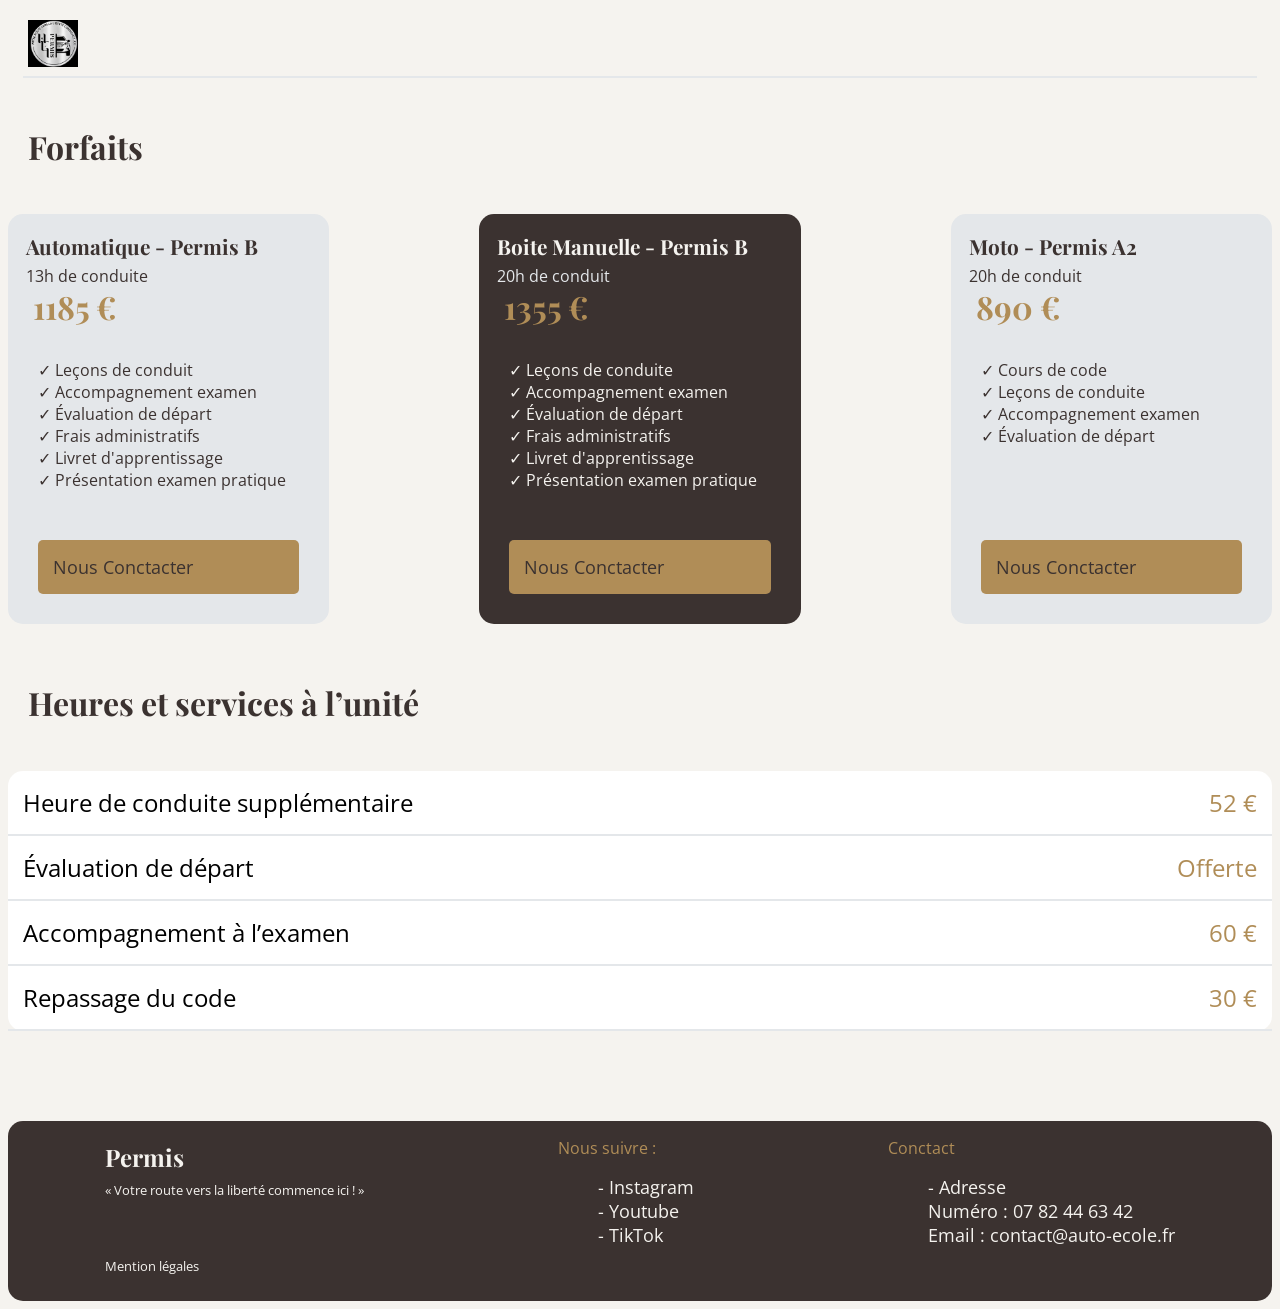
<file: Forfait.html>
<!DOCTYPE html>

<html lang="fr">
    <head>
        <meta charset="utf-8"/>
        <title>Accueil</title>
        <link rel="stylesheet" href="Css.css"/>
        <link rel="preconnect" href="https://fonts.googleapis.com">
        <link rel="preconnect" href="https://fonts.gstatic.com" crossorigin>
        <link href="https://fonts.googleapis.com/css2?family=Google+Sans+Flex&family=Manrope:wght@200..800&family=Montserrat:ital,wght@0,100..900;1,100..900&family=Open+Sans:ital,wght@0,300..800;1,300..800&family=Playfair+Display:ital,wght@0,400..900;1,400..900&display=swap" rel="stylesheet">


    </head>

    <body>

        <header>
            <nav>
                <div class="Conteneur1">
                    <a href="index.html"  >
                        <img src="logo.PNG" alt="logo" title="Accueil" class="Bouton1" />
                    </a>
                </div>

                <div class="Conteneur2" >
                    <a href="index.html" class="Bouton2">
                      Accueil
                    </a>

                    <a href="A propo.html" class="Bouton2">
                      A propos
                    </a>

                    <a href="Forfait.html" class="Bouton3">
                     Forfait
                    </a>

                    <a href="Avis.html" class="Bouton2">
                        Avis
                    </a>

                    <a href="Conctacte.html" class="Bouton2">
                        Contact
                    </a>
                    <a href="Dossier.html" class="Bouton2"> 
                        Dossier
                    </a>
                </div>
                
                <div class="Conteneur3">
                  <a href="tel:+33782446342" class="Bouton">
                      Nous appeler
                    </a>
                </div>

        </header>

            </nav>

            <main class="M">
                <h2 class="titre2">
                    Forfaits
                </h2>
                <div class="section3">
                
                 <div class="D1">
                        <h3 class="T4">
                         Automatique - Permis B 
                        </h3>
                        <p class="P2">
                         13h de conduite
                        </p>
                        <h2 class="Titre8">
                            1185 €
                        </h2>
                        <ul class="list12">
                            <li>
                                ✓ Leçons de conduit
                            </li>
                             <li>
                                ✓ Accompagnement examen
                            </li>
                            <li>
                                ✓ Évaluation de départ
                            </li>
                            <li>
                                ✓ Frais administratifs
                            </li>
                            <li>
                                ✓ Livret d'apprentissage
                            </li>
                            <li>
                                ✓ Présentation examen pratique
                            </li>
                        </ul>
                        <a href="Conctacte.html" class="Bouton7">
                            Nous Conctacter
                        </a>
                        </div>
                    <div class="D2">
                        <h3 class="T3">
                         Boite Manuelle - Permis B 
                        </h3>
                        <p class="P1">
                            20h de conduit
                        </p>
                        <h2 class="Titre8">
                            1355 €
                        </h2>
                        <ul class="liste22">
                            <li>
                                ✓ Leçons de conduite
                            </li>
                            <li>
                                ✓ Accompagnement examen
                            </li>
                            <li>
                             ✓ Évaluation de départ
                            </li>
                                    ✓ Frais administratifs
                            </li>
                            <li>
                                ✓ Livret d'apprentissage
                            </li>
                            <li>
                                ✓ Présentation examen pratique
                            </li>
                        </ul>
                        <a href="Conctacte.html" class="Bouton7">
                            Nous Conctacter
                        </a>
                    
                    </div>
                        <div class="D1">
                            <h3 class="T4">
                             Moto - Permis A2
                            </h3>
                        <p class="P2">
                         20h de conduit
                        </p>
                        <h2 class="Titre8">
                            890 €
                        </h2>
                        <ul class="list12">
                            <li>
                                ✓ Cours de code
                            </li>
                            <li>
                                ✓ Leçons de conduite
                            </li>
                            <li>
                             ✓ Accompagnement examen
                            </li>
                            <li>
                               ✓ Évaluation de départ
                            </li>
                        </ul>
                        <a href="Conctacte.html" class="Bouton7">
                            Nous Conctacter
                        </a>
                    </div>
            </main>

            <section>
                <h2 class="titre2">
                    Heures et services à l’unité
                </h2>
                <div class="Y2">
                    <table class="table1">
                        <tr>
                            <td class="TT1">
                                Heure de conduite supplémentaire
                            </td>
                            <td  class="TT2">
                                52 €
                            </td>
                        </tr>
                        <tr>
                            <td class="TT1">
                                Évaluation de départ
                            </td>
                            <td class="TT2">
                                Offerte
                            </td>
                        </tr>
                        <tr>
                            <td class="TT1">
                                Accompagnement à l’examen 
                            </td>
                            <td class="TT2">
                                60 €
                            </td>
                        </tr>
                        <tr>
                            <td class="TT1">
                                Repassage du code
                            </td>
                            <td class="TT2">
                                30 €
                            </td>
                        </tr>
                    </table>
                </div>

            </section>

     
        <footer>
            <div>
                <h2 class="T8">
                    Permis
                </h2>
                <p class="A90">
                    « Votre route vers la liberté commence ici ! »
                </p>
                <p>
                    <a class="Mention-légal">
                        Mention légales
                    </a>
                </p>
            </div>
            <div>
                <p class="T10">
                    Nous suivre :
                </p>
                <ul class="L2">
                    <li class="DZ">
                        <a href="https://www.instagram.com/heipermis/" class="lien">
                        - Instagram
                        </a>
                    </li>
                    <li class="DZ">
                        <a class="lien">
                            - Youtube
                        </a>
                    </li>
                    <li class="DZ">
                        <a href="https://www.tiktok.com/@hei.permis" class="lien">
                           - TikTok
                        </a>
                    </li>
                </ul>
   
            </div>
            <div>
                <p class="T10">
                    Conctact
                </p>
                <ul class="L2">
                    <li class="DZ">
                        <a href="https://www.google.com/maps/dir//HEI+PERMIS+AUTO+ECOLE,+148+Av.+de+Stalingrad,+93240+Stains/@48.9514351,2.3879886,19z/data=!4m17!1m7!3m6!1s0x47e66b53bf5720fb:0x76e69d4cac1fa4a2!2sHEI+PERMIS+AUTO+ECOLE!8m2!3d48.951581!4d2.3883234!16s%2Fg%2F11lyx0sh_w!4m8!1m0!1m5!1m1!1s0x47e66b53bf5720fb:0x76e69d4cac1fa4a2!2m2!1d2.3883753!2d48.9515886!3e3?entry=ttu&g_ep=EgoyMDI2MTAxMy4wIKXMDSoASAFQAw%3D%3D" class="lien">
                        - Adresse
                        </a>
                    </li>
                    <li class="DZ">
                        Numéro : 07 82 44 63 42
                    </li>
                    <li class="DZ">
                        Email : contact@auto-ecole.fr
                    </li>
                </ul>
   
            </div>
            

        </footer>


    </body>

</html>
</file>
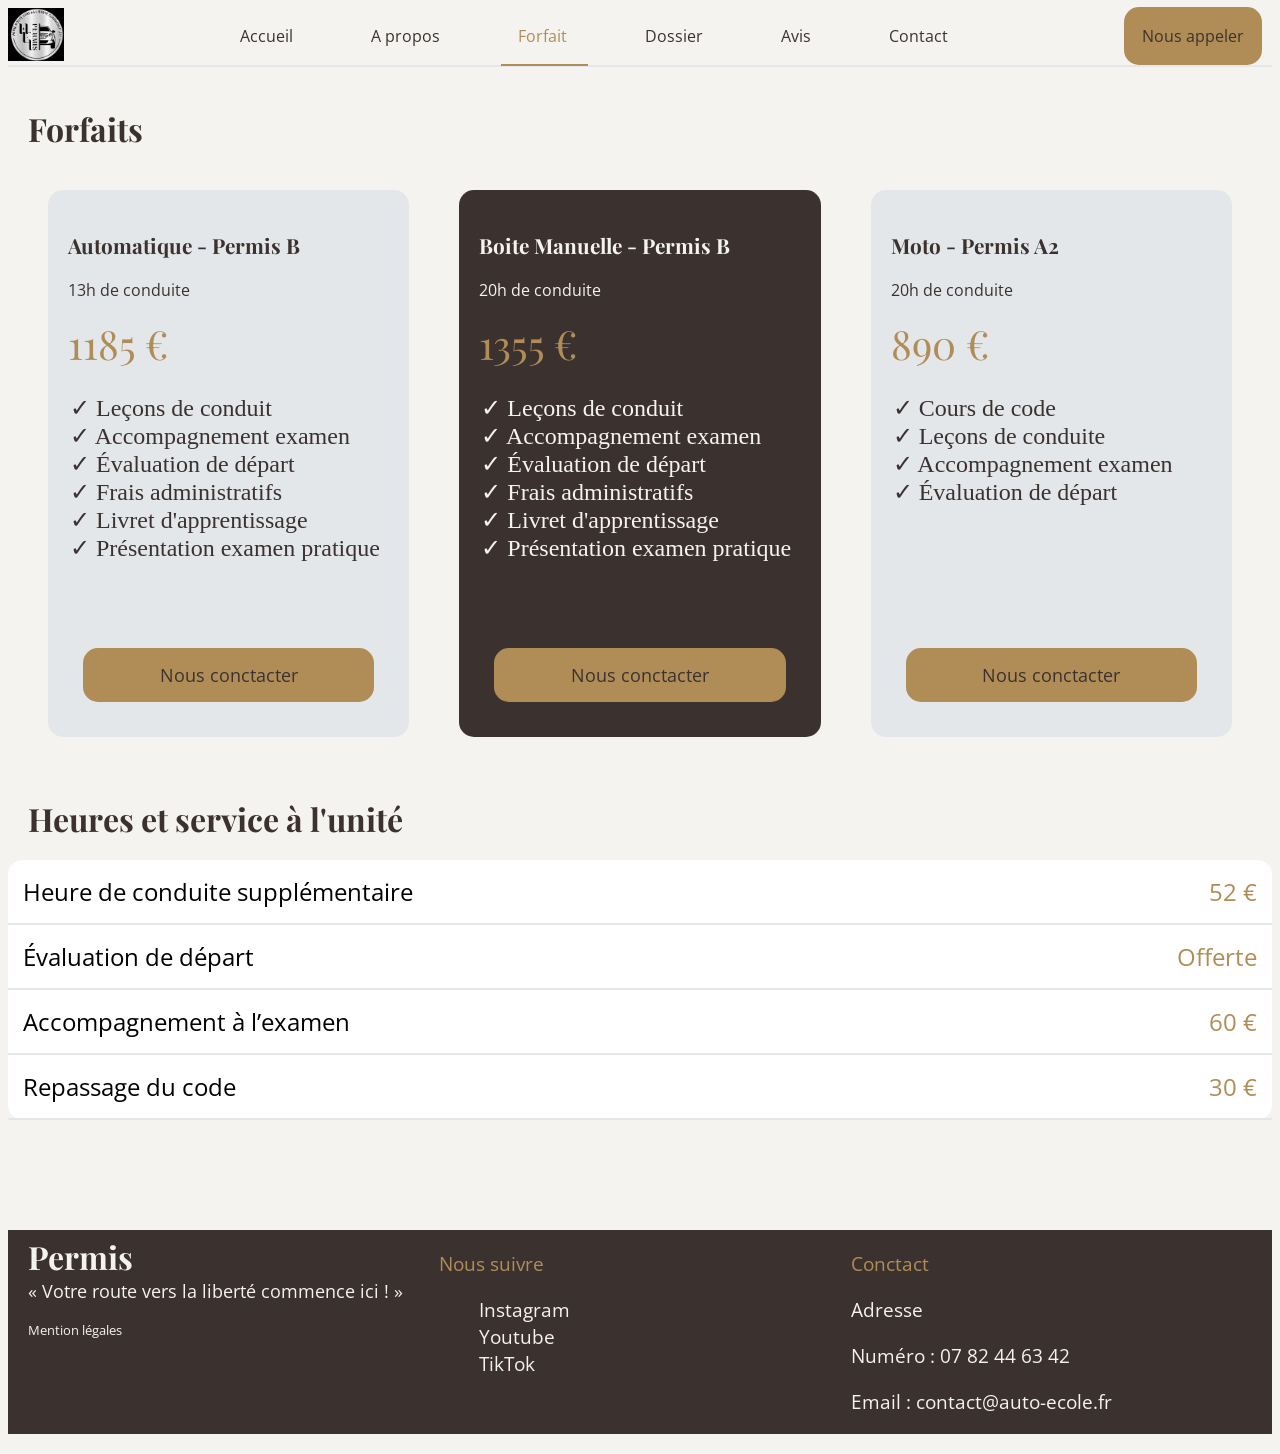
<file: forfait.html>
<!DOCTYPE html>

<html>
    <head>
        <meta charset="utf-8"/>
        <title>Accueil</title>
        <link href="Style.css" rel="stylesheet" />
        <link rel="preconnect" href="https://fonts.googleapis.com">
        <link rel="preconnect" href="https://fonts.gstatic.com" crossorigin>
        <link href="https://fonts.googleapis.com/css2?family=Google+Sans+Flex&family=Manrope:wght@200..800&family=Montserrat:ital,wght@0,100..900;1,100..900&family=Open+Sans:ital,wght@0,300..800;1,300..800&family=Playfair+Display:ital,wght@0,400..900;1,400..900&display=swap" rel="stylesheet">
        <meta name="viewport" content="width=device-width, initial-scale=1">
        <link rel="preconnect" href="https://fonts.googleapis.com">
        <link rel="preconnect" href="https://fonts.gstatic.com" crossorigin>
        <link href="https://fonts.googleapis.com/css2?family=Google+Sans+Flex&family=Manrope:wght@200..800&family=Montserrat:ital,wght@0,100..900;1,100..900&family=Open+Sans:ital,wght@0,300..800;1,300..800&family=Playfair+Display:ital,wght@0,400..900;1,400..900&display=swap" rel="stylesheet">
    </head>
    <body>
        <!-- Navigateur --->
        <header>
            <nav>
                <div class="logo" >
                 <a href="index.html">
                      <img src="logo.PNG" title="logo" alt="logo Auto école hei" class="l1"/>
                 </a>
                </div>
                <button id="burger" aria-label="Menu">
                    <span></span>
                    <span></span>
                    <span></span>
                </button>

                <div class="p2" id="menu">
                    <a  href="index.html" class="b2">
                     Accueil
                    </a>
                    <a href="a propos.html" class="b2">
                        A propos
                    </a>
                    <a href="forfait.html" class="b1">
                        Forfait
                     </a>
                    <a href="dossier.html" class="b2">
                     Dossier
                    </a>
                    <a href="avis.html" class="b2">
                     Avis
                    </a>
                    <a href="conctact.html" class="b2">
                      Contact
                    </a>
                </div>
                <div class="p3">
                    <a href="tel: +33782446342" class="b3">
                     Nous appeler
                    </a>

                </div>

             </nav>
        </header>

        <section>

            <h2 class="section9">
                Forfaits
            </h2>
            <div class="section4">
                <div class="p7">
                    <h3 class="T11">
                        Automatique - Permis B
                    </h3>
                    <p class="T12">
                        13h de conduite
                    </p>
                    <p class="T13">
                        1185 €
                    </p>
                    <p>
                        <ul class="liste12">
                            <li >
                                ✓ Leçons de conduit
                            </li>
                            <li>
                                ✓ Accompagnement examen
                            </li>
                            <li>
                                ✓ Évaluation de départ
                            </li>
                            <li>
                                ✓ Frais administratifs
                            </li>
                            <li>
                                ✓ Livret d'apprentissage
                            </li>
                            <li>
                                ✓ Présentation examen pratique
                            </li>
                        </ul>
                    </p>
                    <a href="conctact.html" class="Bouton1">
                        Nous conctacter
                    </a>
                </div>
                <div class="p8">
                    <h3 class="tt1">
                        Boite Manuelle  - Permis B
                    </h3>
                    <p class="tt2">
                        20h de conduite
                    </p>
                    <p class="T13">
                        1355 €
                    </p>
                    <p>
                        <ul class="liste22">
                            <li>
                                ✓ Leçons de conduit
                            </li>
                            <li>
                             ✓ Accompagnement examen
                            </li>
                            <li>
                                ✓ Évaluation de départ
                            </li>
                            <li>
                                ✓ Frais administratifs
                            </li>
                            <li>
                                ✓ Livret d'apprentissage
                            </li>
                            <li>
                                ✓ Présentation examen pratique
                            </li>
                        </ul>
                    </p>
                    <a href="conctact.html" class="Bout">
                        Nous conctacter
                    </a>
                </div>
                <div class="p7">
                    <h3 class="T11">
                        Moto - Permis A2
                    </h3>
                    <p class="T12">
                        20h de conduite
                    </p>
                    <p class="T13">
                        890 €
                    </p>
                    <p>
                     <ul class="liste12">
                        <li>
                            ✓ Cours de code
                        </li>
                        <li>
                            ✓ Leçons de conduite
                        </li>
                        <li>
                            ✓ Accompagnement examen
                        </li>
                        <li>
                            ✓ Évaluation de départ
                        </li>
                    </ul>
                    </p>
                    <a href="conctact.html" class="Bouton1">
                     Nous conctacter
                    </a>
                </div>
            </div>




        </section>


        <section>
            <h2 class="Q1">
                Heures et service à l'unité
            </h2>
            <div class="Y2">
                    <table class="table1">
                        <tr>
                            <td class="TT1">
                                Heure de conduite supplémentaire
                            </td>
                            <td  class="TT2">
                                52 €
                            </td>
                        </tr>
                        <tr>
                            <td class="TT1">
                                Évaluation de départ
                            </td>
                            <td class="TT2">
                                Offerte
                            </td>
                        </tr>
                        <tr>
                            <td class="TT1">
                                Accompagnement à l’examen 
                            </td>
                            <td class="TT2">
                                60 €
                            </td>
                        </tr>
                        <tr>
                            <td class="TT1">
                                Repassage du code
                            </td>
                            <td class="TT2">
                                30 €
                            </td>
                        </tr>
                    </table>
                </div>

        </section>






        <footer>
            <section class="section8">
                <div>
                    <h2 class="T25">
                        Permis
                    </h2>
                    <p class="T26">
                        « Votre route vers la liberté commence ici ! »
                    </p>
                    <a href="mention.html" class="T27">
                        Mention légales
                    </a>
                </div>
                <div>
                    <p class="T28">
                        Nous suivre
                    </p>
                    <ul class="T29">
                        <li>
                            <a href="https://www.instagram.com/heipermis/" class="Z1">
                                Instagram
                            </a>
                        </li>
                        <li>
                            <a class="Z1">
                                Youtube
                            </a>
                        </li>
                        <li>
                            <a href="https://www.tiktok.com/@hei.permis" class="Z1">
                                TikTok
                            </a>
                        </li>
                    </ul>
                </div>
                <div>
                    <p class="T28">
                        Conctact
                    </p>
                    <p>
                        <a href="https://www.google.com/maps/dir//HEI+PERMIS+AUTO+ECOLE,+148+Av.+de+Stalingrad,+93240+Stains/@48.9514351,2.3879886,19z/data=!4m17!1m7!3m6!1s0x47e66b53bf5720fb:0x76e69d4cac1fa4a2!2sHEI+PERMIS+AUTO+ECOLE!8m2!3d48.951581!4d2.3883234!16s%2Fg%2F11lyx0sh_w!4m8!1m0!1m5!1m1!1s0x47e66b53bf5720fb:0x76e69d4cac1fa4a2!2m2!1d2.3883753!2d48.9515886!3e3?entry=ttu&g_ep=EgoyMDI2MTAxMy4wIKXMDSoASAFQAw%3D%3D" class="Z1">
                            Adresse
                        </a>
                    </p>
                    <p class="Z2">
                        Numéro : 07 82 44 63 42
                    </p>
                    <p class="Z2">
                        Email : contact@auto-ecole.fr
                    </p>
                </div>
            </section>
        </footer>



        <script src="sript.js"></script>
    </body>





</html>
</file>
<file: Style.css>
body {
    background-color: #F5F3EF;

}

/* section 1 navigation ordinateur*/

nav {
    display: flex;
    flex-direction: row;
    justify-content: space-between;
    border-bottom: 2px #E4E7EA solid;
    align-items: center;
}

.l1 {
    width: 56px;
}

.b1, .b2 {
    padding: 17px;
    font-family: Open sans;
    font-size: 1em;
    text-decoration: none;
    margin: 20px;


}

.b2 {
    color: #3B3230;
}

.b2:hover {
    color: #B08D57;
    border-bottom: 2px #B08D57 solid;
}

.b1 {
    color: #B08D57;
    border-bottom: 2px #B08D57 solid;
}

.b3 {
    background-color: #B08D57;
    color: #3B3230;
    font-family: Open sans;
    text-decoration: none;
    font-size: 1em;
    padding: 18px;
    border-radius: 15px;
}

.b3:hover {
    background-color: #3B3230;
    color: #B08D57;
}


.p3 {

    margin-right: 10px ;
}



/* menu burger */

#burger {
    display: none;
}

@media (max-width: 1000px) {

    nav {
        position: relative;
    }

    #burger {
        display: flex;
        flex-direction: column;
        gap: 5px;
        background: none;
        border: none;
        cursor: pointer;
        padding: 10px;
    }

    #burger span {
        width: 28px;
        height: 3px;
        background-color: #3B3230;
        transition: 0.3s;
    }

    #burger.open span:nth-child(1) {
        transform: translateY(8px) rotate(45deg);
    }

    #burger.open span:nth-child(2) {
        opacity: 0;
    }

    #burger.open span:nth-child(3) {
        transform: translateY(-8px) rotate(-45deg);
    }

    #menu {
        display: none;
        flex-direction: column;
        position: absolute;
        top: 100%;
        left: 0;
        right: 0;
        margin-top: 0;
        background-color: #F5F3EF;
        border-bottom: 2px #E4E7EA solid;
        z-index: 10;
    }

    #menu a {
        display: block;
    }

    #menu.open {
        display: flex;
    }
    .p3 {
        display: none;
    }
}

/* 1 section 1*/
/* ordinateur*/

.section1 {
    display: flex;
    flex-direction: row;
    justify-content: space-around;
    gap: 20px;
    margin: 20px;
}

.T1 {
    font-family: Open Sans;
    font-size: 0.8em;
    color: #B08D57;
    margin-top: 20px;
}


.T2 {
    font-size: 3em;
    font-family: Playfair Display;
    color: #3B3230;
    margin-top: 1px;
}

.T3 {
    font-size: 1em;
    font-family: Open sans;
    color: #3B3230;
    margin-top: 30px;
    width: 500px;
}

.S1 {
    display: flex;
    gap: 30px;
    margin: 20px;
    
}

.T4 {
    background-color: #B08D57;
    color: #3B3230;
    font-family: Open sans;
    text-decoration: none;
    font-size: 1em;
    padding: 18px;
    border-radius: 15px;
}

.T4:hover {
    background-color: #3B3230;
    color: #B08D57;
    border: 2px #B08D57 solid;
}

.T5 {
    border: 2px #B08D57 solid;  
    color: #3B3230;
    font-family: Open sans;
    text-decoration: none;
    font-size: 1em;
    padding: 18px;
    border-radius: 15px;
}

.T5:hover {
    background-color: #B08D57;
    border: 2px #3B3230 solid;
}
.img1 {
    border-radius: 15px;
}

/*Mobile*/

@media screen and (max-width: 1000px) { .section1 {
    flex-direction: column;
    justify-content: center; }

    .T1 {
        display: none;
    }

    .T2 {
        display: flex;
        width: 100%;
        font-size: 1.3em;
    }

    .T3 {
        width: 100%;
    }

    .S1 {
        display: flex;
        flex-direction: column;
        justify-content: center;
    }

    .T4, .T5 {
        font-size: 1em;
        text-align: center;
    }





    .img1 {
        display: flex;
        justify-content: center;
        height: 350px;
        }

}

@media screen and (max-width: 700px) {
    .img1 {
        display: flex;
        justify-content: center;
        height: 130px;
    }

}

/*section3*/
/*ordinateur*/

.section2 {
    display: flex;
    flex-direction: row;
    justify-content: space-around;
    gap: 20px;
    background-color: #E4E7EA;
}

.T6 {
    font-family: Playfair Display;
    font-size: 2em;
    color: #3B3230;
    margin: 10px;
}

.T7 {
    font-family: Open sans;
    font-family: 1em;
    color: #3B3230;
}

/*section4*/
/*ordinateur*/

.TT3 {
    font-family: Playfair Display;
    font-size: 2em;
    color: #3B3230;
    margin: 20px;
}

.section3 {
    display: grid;
    grid-template-columns: repeat(4, 1fr);
    gap: 20px;
    margin: 20px;
}

.A1, .A2 {
    display: flex;
    flex-direction: row;
    justify-content: space-around;
    gap: 20px;
}

.logo2 {
    display: flex;
    background-color: #B08D57;
    color:#3B3230 ;
    padding: 15px ;
    border-radius: 30px;
    width: 20px;
}

.T8 {
    color: #3B3230;
    font-family: Playfair Display;
    font-size: 1.3em;
}

.T9 {
    color: #3B3230;
    font-family: Open sans;
    font-size: 1em;
}

.B1 {
    background-color: #E4E7EA;
    border-radius: 15px;
    padding: 15px;
    box-sizing: border-box;
}

/*mobile*/

@media screen and (max-width: 1000px) {

    .section3 {
        grid-template-columns: 1fr 1fr;
        gap: 15px;
    }

    .T9 {
        display: none;
    }


}



/*section5*/
/*ordinateur*/


.TT8 {
    font-family: Playfair Display;
    font-size: 2em;
    color: #3B3230;
    margin: 20px;
}


.section4 {
    display: grid;
    grid-template-columns: repeat(3, 1fr);
    gap: 30px;
    margin: 30px;
}

.p7  {
    background-color: #E4E7EA;
    border-radius: 15px;
    margin: 10px;
    padding: 20px;

}
.T11 {
    font-family: Playfair Display;
    color: #3B3230;
    font-size: 1.3em;
}

.T12 {
    font-family: Open sans;
    color: #3B3230;
    font-size: 1em;
}

.T13 {
    font-family: Playfair Display;
    color: #B08D57;
    font-size: 2.5em;
    margin-top: 3px;
    margin-bottom: 5px;
}

.liste1 {
    list-style: none ;
    margin-left: 1px;
    padding-left: 1px;
    color: #3B3230;
    font-size: 1.5em;
}


.Bouton1, .Bout {
    background-color: #B08D57;
    padding: 15px ;
    border-radius: 15px;
    text-decoration: none;
    color: #3B3230;
    text-align: center;
    display: flex;
    font-size: large;
    font-family: open sans;
    margin: 15px;
    justify-content: center;
}

.Bouton1:hover {
    color:#B08D57;
    background-color: #3B3230;
}


.Bout:hover {
    color:#B08D57;
    background-color: #E4E7EA;
}

.tt1 {
    font-family: Playfair Display;
    color: #F5F3EF;
    font-size: 1.3em;

}

.tt2 {
    font-family: Open sans;
    color: #F5F3EF;
    font-size: 1em;
}


.liste2 {
    list-style: none ;
    margin-left: 1px;
    padding-left: 1px;
    color: #F5F3EF;
    font-size: 1.5em;
}

.p8  {
    background-color: #3B3230;
    border-radius: 15px;
    margin: 10px;
    padding: 20px;

}

/*Mobile*/

@media screen and (max-width: 1000px) {

    .section4 {
        grid-template-columns: 1fr;
        gap: 15px;
    }

    .liste1, .liste2 {
        display: none;
    }


}

/*section6*/
/*ordinateur*/

.section5 {
    display: grid;
    grid-template-columns: repeat(3, 1fr);
    gap: 30px;
    margin: 30px;
}

.T14 {
    font-family: Playfair Display;
    font-size: 2em;
    color: #3B3230;
    margin: 20px;
}

.ST1 {
    background-color: #E4E7EA;
    border-radius: 15px;
    margin: 10px;
    padding: 20px;
}

.etoile {
    font-family: Open sans;
    font-size: 1.5em;
    color: #B08D57;
    margin-top: 1px;
    padding-top: 1px;
}

.T15 {
    font-family: Open sans;
    font-size: large;
    color: #3B3230;
    height: 150px;
    
}

.T16 {
    font-family: Open sans;
    font-size: large;
    color: #7A7370;
}

/*Mobile*/

@media screen and (max-width: 1000px) {

    .section5 {
        grid-template-columns: 1fr;
        gap: 15px;
    }

    .T15 {
        height: 320px;
    }

}

/*section7*/
/*ordinateur*/

.section6 {
    background-color: #B08D57;
    height: 120px;
}

.T17 {
    font-family: Playfair Display;
    font-size: 2em;
    color: #3B3230;
    margin: 20px;
    padding-top: 20px;
}

.T18 {
    font-family: Open sans;
    font-size: 1em;
    color: #3B3230;
    margin: 20px;
}

/*Mobile*/

@media screen and (max-width: 1000px) {


    .T17 {
        font-size: large;
    }
    .T18 {
        font-size: 0.7em;
    }

}


/*section8*/
/*ordinateur*/

.section7 {
    display: grid;
    grid-template-columns: repeat(2, 1fr);
    gap: 10px;
    margin: 20px;
}




.T19 {
    font-family: Playfair Display;
    font-size: 2em;
    color: #3B3230;
    margin: 20px;
}

.TT19 {
    margin: 30px;
}

.TT20 {
    color: #3B3230;
    font-family: Open sans;
    font-size: x-large;
}

/*mobile*/

@media screen and (max-width: 1000px) {

    .section7 {
        grid-template-columns: 1fr;
        gap: 15px;
    }
    .chiche {
        display: flex;
        height: 550px;
        width: 300px;
    }

}

/*section9*/
/*ordinateur*/

.section8 {
    display: grid;
    grid-template-columns: repeat(3, 1fr);
    gap: 10px;
    margin: 20px;
    background-color: #3B3230;
}

footer {
    background-color: #3B3230;
}

.T25 {
    display: flex;
    color: #F5F3EF;
    font-family: Playfair Display;
    font-size: 2em;
    margin-bottom: 1px;
    margin-top: 5px;

}

.T26 {
    
    color: #F5F3EF;
    font-family: Open sans;
    font-size: large;
    display: flex;
    margin-top: 1px;
}

.T27 {
    color: #F5F3EF;
    font-family: Open sans;
    font-size: 0.8em;
    display: flex;
    margin-bottom: 5px;
    text-decoration: none;
}

.T27:hover {
    color: #B08D57;
}

.T28 {
    color: #B08D57;
    font-family: Open sans;
    font-size: larger;
}

.T29 {
    
    list-style: none ;
}

.Z1 {
    font-family: Open sans;
    font-size: larger;
    color: #F5F3EF;
    text-decoration: none;
}

.Z1:hover {
    color: #B08D57;
}

.Z2 {
    font-family: Open sans;
    font-size: larger;
    color: #F5F3EF;
}

/*mobile*/

@media screen and (max-width: 1000px) {

    .section8 {
        grid-template-columns: 1fr;
        gap: 15px;
    }

}



/*section10*/
/*ordinateur*/

.section9 {
    font-family: Playfair Display;
    font-size: 2em;
    color: #3B3230;
    margin: 20px;
    padding-top: 20px;
}


.liste12 {
    list-style: none ;
    margin-left: 1px;
    padding-left: 1px;
    color: #3B3230;
    font-size: 1.5em;
    height: 230px;
}

.liste22 {
    list-style: none ;
    margin-left: 1px;
    padding-left: 1px;
    color: #F5F3EF;
    font-size: 1.5em;
    height: 230px;
}


/*section10*/
/*ordinateur*/

.Q1 {
    font-family: Playfair Display;
    font-size: 2em;
    color: #3B3230;
    margin: 20px;
    padding-top: 20px;
}

.table1 {
    background-color: white;
    border-radius: 15px;
    width: 100%;
    border-collapse: collapse;
    
    
    

}

.TT1 {
    color: 3B3230;
    font-family: Open sans;
    font-size: 1.5em;
    margin: 15px;
    padding: 15px;
    border-bottom: 2px solid #E4E7EA;
    text-align: left;
    
    
}

.TT2 {
    color: #B08D57;
    font-family: Open sans;
    font-size: 1.5em;
    margin: 15px;
    padding: 15px;
    border-bottom: 2px solid #E4E7EA;
    text-align: right;
}

.Y2 {
    height: 350px;
}

/*mobile*/

@media screen and (max-width: 1000px) {

    .liste22, .liste12 {
        height: 130px;
        font-size: 0.8em;
    }

    .Y2 {
        height: 500px;
    }

}


/*section 11*/
/*ordinateur*/

.TT6 {
    font-family: Playfair Display;
    font-size: 2em;
    color: #3B3230;
    margin: 20px;
}

.liste10 {
    font-family: Open sans;
    font-size: large;
    color: #3B3230;
    background-color: #E4E7EA;
    border-radius: 15px;
}

.li12 {
    margin: 10px;
    padding: 15px;
}


.T99 {
    color: #3B3230;
    font-family: Open sans;
    font-size: 1em;
}



/*section 12*/
/*Ordinateur*/


.section12 {
    background-color: #E4E7EA;
    margin: 20px;
    border-radius: 15px;
    display: grid;
    grid-template-columns: repeat(2, 1fr);
}

.BB2 {
    padding-left: 30px;
}

.AA1 {
    display: flex;
    color: #B08D57;
    font-family: Playfair Display;
    font-size: 3em;
    
}

.AA2 {
    color: #B08D57;
    font-family: Open sans;
    font-size: 2em;
}

.AA3 {
    color: #3B3230;
    font-family: Open sans;
    font-size: 1.3em;
}

.AA4 {
    color: #3B3230;
    font-family: Open sans;
    font-size: 1em;
}

/*mobile*/

@media screen and (max-width: 1000px) {

    .section12 {
        grid-template-columns: 1fr;
        padding-left: 30px;
    }

}
</file>
<file: Css.css>
body {
    background-color: #F5F3EF;
}

header {
    background-color: #F5F3EF;
    
   
}

nav{ 
   
    margin: 15px;
    padding: 5px;
    display: flex;
    flex-direction: row;
    justify-content: space-between;
    border-bottom: 2px solid #E4E7EA;
}

.Conteneur2 {
    display: flex;
    gap: 20PX;
}

.Bouton2, .Bouton  {
    color: #3B3230;
    text-decoration: none;
    font-size: x-large;
    font-family: Open Sans;
}

.Bouton {
    background-color: #B08D57;
    padding: 15px ;
    border-radius: 5px;
}

.Bouton1 {
    width: 50px;
}

.Bout {
    background-color: #B08D57;
    padding: 15px ;
    border-radius: 5px;
    color: #3B3230;
    text-decoration: none;
    font-size: x-large;
    font-family: Open Sans;
}

.Bouton3 {
    text-decoration: none;
    font-size: x-large;
    font-family: Open Sans;
    color: #B08D57;
    border-bottom: 2px solid #B08D57;
}

.main1 {
    display: flex;
    flex-direction: row;
    justify-content: space-between;
    background-color: #F5F3EF;
    margin: 15px;
    padding: 20px;
    gap: 20px;

}

@media screen and (max-width: 1350px) { .main1 {
    display: flex;
    flex-direction: column;
    gap: 20px;

   }
}

@media screen and (max-width: 1350px) { .Bouton2, .Bouton3, .Bouton {
    display: none;

   }
}

.Titre {
    color: #3B3230;
    font-family: Playfair Display;
    font-size: 3em;


}

.Nom {
    color: #B08D57;
    font-family: Open Sans;

}

.Forfait {
    text-decoration: none;
    border: 2px solid #B08D57;
    padding: 15px ;
    border-radius: 5px;
    font-size: x-large;
    color: #3B3230;
    font-family: Open Sans;
}

.Bouton5 {
    display: flex;
    gap: 20px;
}

.Text {
    font-family: Open Sans;
    color: #3B3230;
    font-size: large;

}
.AUTO-ÉCOLE {
    border-radius: 15px;
}

.section1 {
    display: flex;
    flex-direction: row;
    justify-content: space-around;
    background-color: #E4E7EA;
    border-radius: 13px;


}
.A {
    font-size: 2.5em;
    font-family: Playfair Display;
    color: #3B3230;
    
}

.B {
    font-size: 1em;
    font-family: Open Sans ;
    color: #3B3230;
}

.section2 {
    display: flex;
    flex-direction: row;
    justify-content: space-between;
    gap: 80px;
}


.A1 {

    background-color: #E4E7EA;
    padding: 15px ;
    border-radius: 15px;
    height: 200 px;
    width: 300px;

}

.A2 {
    display: flex;
    background-color: #B08D57;
    color:#3B3230 ;
    padding: 15px ;
    border-radius: 30px;
    width: 20px;
   
}

.titre2 {
     font-family: Playfair Display;
    color: #3B3230 ;
    font-size: 2em;
    padding: 20px;

}

.titre3 {
    font-family: Playfair Display;
    color: #3B3230 ;
    font-size: 1.3em;
    margin: 3px;
    height: 20px;
}

.B2 {
    font-family: Open Sans ;
    color: #3B3230 ;
    font-size: 1em;
}

.section3 {
    display: flex;
    flex-direction: row;
    justify-content: space-around;
    gap: 150px;


}

.list1 {
    list-style: none;
    color: #3B3230;
    font-size: 1em;
    font-family: Open Sans;
    padding: 15px;
    height: 80px;
}

.liste2 {
    list-style: none;
    color: #F5F3EF;
    font-size: 1em;
    font-family: Open Sans;
    padding: 15px;
    height: 80px;
}

.D2 {
    background-color: #3B3230 ;
    padding: 15px ;
    border-radius: 15px;
    height: 200 px;
    width: 300px;
}


.D1 {
    background-color: #E4E7EA;
    padding: 15px ;
    border-radius: 15px;
    height: 200 px;
    width: 300px;
}

.T3 {
    font-family: Playfair Display;
    color: #F5F3EF ;
    font-size: 1.3em;
    margin: 3px;
    height: 30px;
    
}

.T4 {
    font-family: Playfair Display;
    color: #3B3230 ;
    font-size: 1.3em;
    margin: 3px;
    height: 30px;
}

.P1 {
    font-family: Open Sans;
    color: #E4E7EA ;
    font-size: 1em;
    margin: 3px;
    height: 10px;
    

}

.P2 {
    font-family: Open Sans;
    color: #3B3230 ;
    font-size: 1em;
    margin: 3px;
    height: 10px;
}


.Titre10 {
    font-family: Playfair Display;
    margin: 10px;
    color: #3B3230;
    font-size: 2em;
    padding: 20px;
}

.Titre8 {
    font-family: Playfair Display;
    margin: 10px;
    color: #B08D57;
    font-size: 2em;


}

.Bouton7 {
    background-color: #B08D57;
    padding: 15px ;
    border-radius: 5px;
    text-decoration: none;
    color: #3B3230;
    text-align: center;
    display: flex;
    font-size: large;
    font-family: open sans;
    margin: 15px;

}

.section4 {
    display: flex;
    flex-direction: row;
    justify-content: space-around;
    gap: 150px;
    margin: 40px;
    

}

.Note {
    background-color: #FFFFFF;
    height:230px;
    padding: 15px;
    border-radius: 15px;
    width: 380px;
    
}

.étoile {
    color: #B08D57;
    font-family: open sans ;
    font-size: 1.3em;
    height: 20px;
    margin: 1px;

}

.Y {
     color: #3B3230;
    font-family: open sans ;
    font-size: 1em;

}

.X {
     color: #3B3230;
    font-family: open sans ;
    font-size: 1em;


}

.Titre9 {
    font-family: Playfair Display;
    margin: 10px;
    color: #3B3230;
    font-size: 2em;
    padding: 20px;
}

.section5 {
    background-color: #B08D57;
    border-radius: 13px;
    height: 150px;

}

.Titre88 {
    font-family: Playfair Display;
    margin: 10px;
    color: #3B3230;
    font-size: 2em;
    padding: 15px;
}

.U {
    font-family: Open Sans;
    color: #3B3230;
    font-size: large;
    margin: 30px;
}

.section6 {
    display: flex;
    flex-direction: row;
    justify-content: space-around;
    gap: 20px;
    height: 500px;
}

.Infos {
    font-family: Open Sans;
    color: #3B3230;
    font-size: large;
}

Footer {
    background-color: #3B3230 ;
    height: 180px;
    display: flex;
    flex-direction: row;
    justify-content: space-around;
    border-radius: 15px;
}

.L2 {
    list-style: none;
    
}

.lien {
    text-decoration: none;
    color: #F5F3EF;
}

.DZ {
    font-size: large;
    font-family: Open sans;
    color : #F5F3EF;
 
}

.T10 {
    font-family: Open sans;
    color: #B08D57;
    font-size: 1em;
}

.T8 {
    color: #F5F3EF;
    font-family: Playfair Display;
    font-size: 1.5em;
    height: 20px;
}

.A90 {
    color: #F5F3EF;
    font-family: Open sans;
    font-size: 0.8em;
    height: 60px;

}
.Mention-légal {
    color: #F5F3EF;
    font-family: Open sans;
    font-size: 0.8em;
}

.M {
    height: 530px ;
}

.table1 {
    background-color: white;
    border-radius: 15px;
    width: 100%;
    border-collapse: collapse;
    
    
    

}

.TT1 {
    color: 3B3230;
    font-family: Open sans;
    font-size: 1.5em;
    margin: 15px;
    padding: 15px;
    border-bottom: 2px solid #E4E7EA;
    text-align: left;
    
    
}

.TT2 {
    color: #B08D57;
    font-family: Open sans;
    font-size: 1.5em;
    margin: 15px;
    padding: 15px;
    border-bottom: 2px solid #E4E7EA;
    text-align: right;
}

.Y2 {
    height: 350px;
}

.list12 {
    list-style: none;
    color: #3B3230;
    font-size: 1em;
    font-family: Open Sans;
    padding: 15px;
    height: 150px;
}

.liste22 {
    list-style: none;
    color: #F5F3EF;
    font-size: 1em;
    font-family: Open Sans;
    padding: 15px;
    height: 150px;
}

.TT5 {
    font-family: Playfair Display;
    margin: 10px;
    color: #3B3230;
    font-size: 1.5em;
    padding: 15px;

}

.TT7 {
     font-family: Open sans;
    margin: 10px;
    color: #3B3230;
    font-size: 1.3em;
    margin:30px;
    background-color: white;
    border-radius: 15px;

}

.TTT8 {
    height: 30px;
    padding: 15px;
}
</file>
